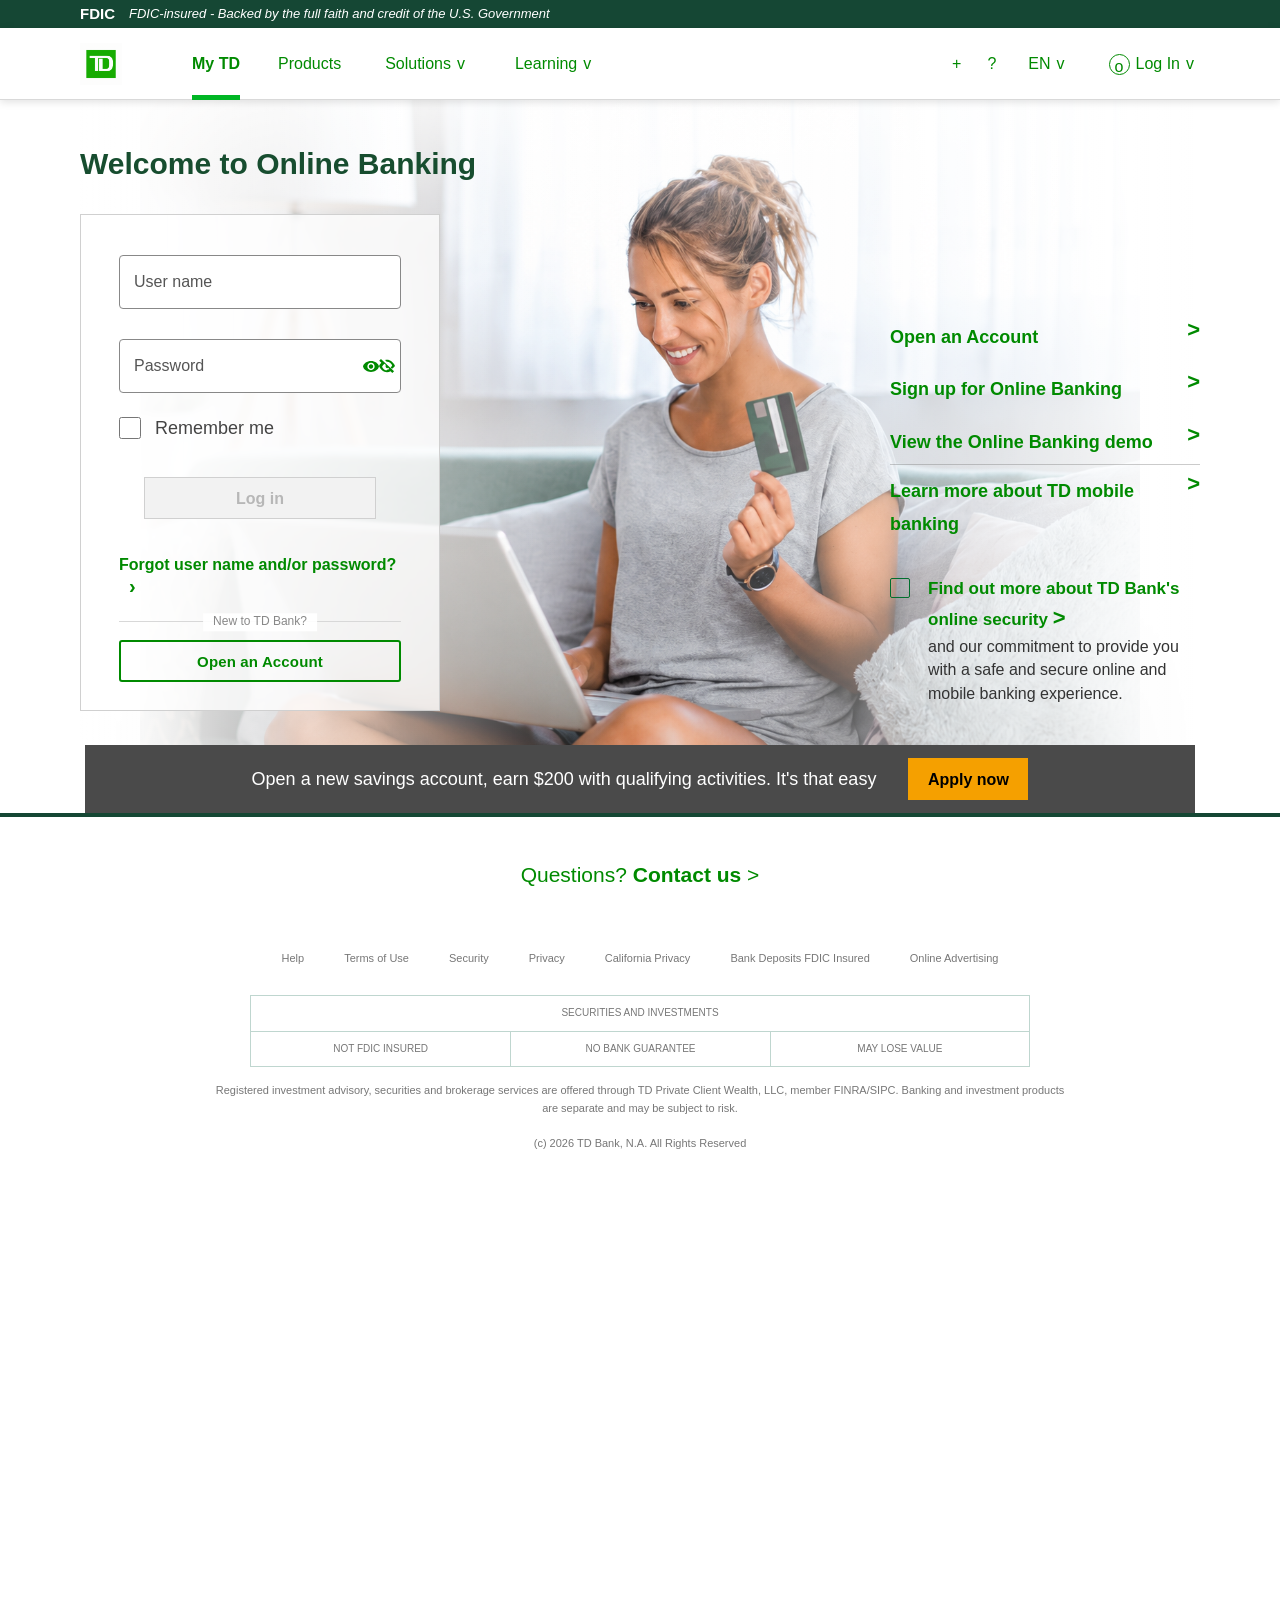
<file: index.html>
﻿<!doctype html>
<html lang="en">
  <head>
    <meta charset="utf-8">
    <meta name="viewport" content="width=device-width, initial-scale=1">
    <title>TD Bank Online Banking Visual Mockup</title>
    <link rel="icon" type="image/svg+xml" href="favicon.svg">
    <link rel="stylesheet" href="styles.css">
  </head>
  <body>
    <div class="fdic-bar">
      <div class="shell fdic-content">
        <strong>FDIC</strong>
        <span>FDIC-insured - Backed by the full faith and credit of the U.S. Government</span>
      </div>
    </div>

    <header class="site-header">
      <div class="shell header-inner">
        <a class="brand" href="index.html" aria-label="TD Bank home">
          <img class="logo" src="logo.png" alt="TD Bank">
        </a>

        <button class="hamburger" type="button" aria-label="Open menu">
          <span></span>
          <span></span>
          <span></span>
        </button>

        <nav class="main-nav" aria-label="Primary">
          <a class="active" href="index.html">My TD</a>
          <a href="product-services.html">Products</a>
          <div class="nav-menu">
            <button type="button">Solutions <span>v</span></button>
            <div class="dropdown wide-dropdown">
              <a href="#">Cross Border Banking</a>
              <a href="#">Tax Resource Center</a>
              <a href="#">Why Choose TD?</a>
              <a href="#">Retirement and Wealth Planning</a>
              <a href="#">Small Business Banking</a>
            </div>
          </div>
          <div class="nav-menu">
            <button type="button">Learning <span>v</span></button>
            <div class="dropdown learning-dropdown">
              <a href="#">Learning Center</a>
              <a href="#">Small Business Resource Center</a>
            </div>
          </div>
        </nav>

        <nav class="utility-nav" aria-label="Utility">
          <a href="#" aria-label="Locations">+</a>
          <a href="#" aria-label="Help">?</a>
          <div class="nav-menu compact">
            <button type="button">EN <span>v</span></button>
            <div class="dropdown dropdown-right language-dropdown">
              <a class="selected-language" href="#">In English <span>✓</span></a>
              <a href="#">En Español</a>
            </div>
          </div>
          <div class="nav-menu compact login-menu">
            <button type="button"><span class="user-icon">o</span> Log In <span>v</span></button>
            <div class="dropdown dropdown-right login-mega">
              <h2>Log In To Your Other Accounts</h2>
              <div class="login-mega-grid">
                <section>
                  <h3>Banking and Investing</h3>
                  <a href="#">Online Banking</a>
                  <a href="#">EasyWeb</a>
                  <a href="#">TD Wealth</a>
                  <a href="#">TD Private Client Wealth</a>
                </section>
                <section>
                  <h3>Cards</h3>
                  <a href="#">Credit Card</a>
                  <a href="#">Gift Card</a>
                  <a href="#">TD Commercial Plus Card</a>
                </section>
                <section>
                  <h3>Other</h3>
                  <a href="#">TD eTreasury</a>
                  <a href="#">TDFX</a>
                  <a href="#">TD Bank Trade</a>
                  <a href="#">Asset Based Lending</a>
                  <a href="#">TD Digital Express</a>
                </section>
              </div>
            </div>
          </div>
        </nav>
      </div>
    </header>

    <main>
      <section class="hero" aria-label="Online banking visual mockup">
        <div class="hero-bg" aria-hidden="true"></div>
        <div class="hero-scrim" aria-hidden="true"></div>
        <div class="shell hero-layout">
          <div class="login-column">
            <h1>Welcome to Online Banking</h1>
            <form class="login-card" id="login-form" aria-label="Online banking login" novalidate>
              <label for="username">
                <input type="text" id="username" placeholder="User name" autocomplete="username">
              </label>
              <label for="password">
                <div class="password-wrap">
                  <input type="password" id="password" placeholder="Password" autocomplete="current-password">
                  <button type="button" class="eye-btn" id="eye-toggle" aria-label="Show password">
                    <svg id="eye-open" width="22" height="15" viewBox="0 0 22 15" fill="#008a00" xmlns="http://www.w3.org/2000/svg"><path d="M11 0C5.5 0 .9 3.3 0 7.5.9 11.7 5.5 15 11 15s10.1-3.3 11-7.5C21.1 3.3 16.5 0 11 0zm0 12.5c-2.8 0-5-2.2-5-5s2.2-5 5-5 5 2.2 5 5-2.2 5-5 5zm0-8c-1.7 0-3 1.3-3 3s1.3 3 3 3 3-1.3 3-3-1.3-3-3-3z"/></svg>
                    <svg id="eye-closed" width="22" height="20" viewBox="0 0 22 20" fill="#008a00" xmlns="http://www.w3.org/2000/svg" hidden><path d="M2.7.3.3 2.7l2.9 2.9A13.3 13.3 0 000 10c2 5 6.5 8.5 11 8.5 1.7 0 3.4-.5 4.9-1.3l2.4 2.4 2.4-2.4L2.7.3zM11 16c-2.9 0-5.5-2-6.8-5 .8-1.8 2-3.2 3.5-4.1l1.7 1.7c-.2.5-.4 1-.4 1.5C9 11.7 9.9 13 11.2 13c.5 0 1-.2 1.4-.5l1.5 1.5c-.9.6-2 1-3.1 1zM22 10c-2-5-6.5-8.5-11-8.5-.9 0-1.8.1-2.7.4l2.3 2.3c.4-.1.5-.2.7-.2 2.9 0 5.5 2 6.8 5-.5 1.2-1.2 2.2-2 3l1.8 1.8A13.4 13.4 0 0022 10z"/></svg>
                  </button>
                </div>
              </label>
              <label class="remember">
                <input type="checkbox" id="remember">
                <span>Remember me</span>
              </label>
              <button class="login-button" type="submit" id="login-btn" disabled>Log in</button>
              <a class="forgot-link" href="#">Forgot user name and/or password? <span>›</span></a>
              <div class="open-acct-divider"></div>
              <a class="open-acct-btn" href="open-account.html">Open an Account</a>
            </form>
          </div>

          <aside class="quick-links" aria-label="Online banking links">
            <a href="open-account.html">Open an Account <span>&gt;</span></a>
            <a href="#">Sign up for Online Banking <span>&gt;</span></a>
            <a href="#">View the Online Banking demo <span>&gt;</span></a>
            <a href="#">Learn more about TD mobile banking <span>&gt;</span></a>
            <div class="security-link">
              <span class="lock"></span>
              <p><a href="#">Find out more about TD Bank's online security <span>&gt;</span></a><br>and our commitment to provide you with a safe and secure online and mobile banking experience.</p>
            </div>
          </aside>
        </div>

        <section class="promo">
          <div class="shell promo-inner">
            <p>Open a new savings account, earn $200 with qualifying activities. It's that easy</p>
            <a href="open-account.html">Apply now</a>
          </div>
        </section>
      </section>

      <section class="contact-cta">
        <a href="#">Questions? <strong>Contact us</strong> &gt;</a>
      </section>
    </main>

    <footer class="footer">
      <nav class="footer-links" aria-label="Footer">
        <a href="#">Help</a>
        <a href="#">Terms of Use</a>
        <a href="#">Security</a>
        <a href="#">Privacy</a>
        <a href="#">California Privacy</a>
        <a href="#">Bank Deposits FDIC Insured</a>
        <a href="#">Online Advertising</a>
      </nav>

      <div class="disclosure" role="table" aria-label="Investment disclosure">
        <div class="disclosure-title" role="row">SECURITIES AND INVESTMENTS</div>
        <div class="disclosure-row" role="row">
          <div role="cell">Not FDIC Insured</div>
          <div role="cell">No Bank Guarantee</div>
          <div role="cell">May Lose Value</div>
        </div>
      </div>

      <p class="legal">Registered investment advisory, securities and brokerage services are offered through TD Private Client Wealth, LLC, member FINRA/SIPC. Banking and investment products are separate and may be subject to risk.</p>
      <p class="copyright">(c) 2026 TD Bank, N.A. All Rights Reserved</p>
    </footer>
    <div class="bottom-space" aria-hidden="true"></div>
    <div class="nav-overlay" id="nav-overlay"></div>

    <script>
    (function () {
      /* ── hamburger mobile nav ── */
      var hamburger = document.querySelector('.hamburger');
      var overlay   = document.getElementById('nav-overlay');
      function closeNav() { document.body.classList.remove('mobile-nav-open'); }
      hamburger.addEventListener('click', function () {
        document.body.classList.toggle('mobile-nav-open');
      });
      overlay.addEventListener('click', closeNav);


      var form      = document.getElementById('login-form');
      var userEl    = document.getElementById('username');
      var passEl    = document.getElementById('password');
      var eyeBtn    = document.getElementById('eye-toggle');
      var eyeOpen   = document.getElementById('eye-open');
      var eyeClosed = document.getElementById('eye-closed');
      var loginBtn  = document.getElementById('login-btn');

      function syncButton() {
        loginBtn.disabled = !(userEl.value.trim() && passEl.value);
      }

      userEl.addEventListener('input', syncButton);
      passEl.addEventListener('input', syncButton);

      eyeBtn.addEventListener('click', function () {
        var show = passEl.type === 'password';
        passEl.type = show ? 'text' : 'password';
        eyeOpen.hidden = show;
        eyeClosed.hidden = !show;
        eyeBtn.setAttribute('aria-label', show ? 'Hide password' : 'Show password');
      });

      form.addEventListener('submit', function (e) {
        e.preventDefault();
        if (!userEl.value.trim()) return;
        loginBtn.textContent = 'Signing in…';
        loginBtn.disabled = true;
        setTimeout(function () {
          window.location.href = 'dashboard.html';
        }, 1200);
      });
    })();
    </script>
  </body>
</html>
</file>
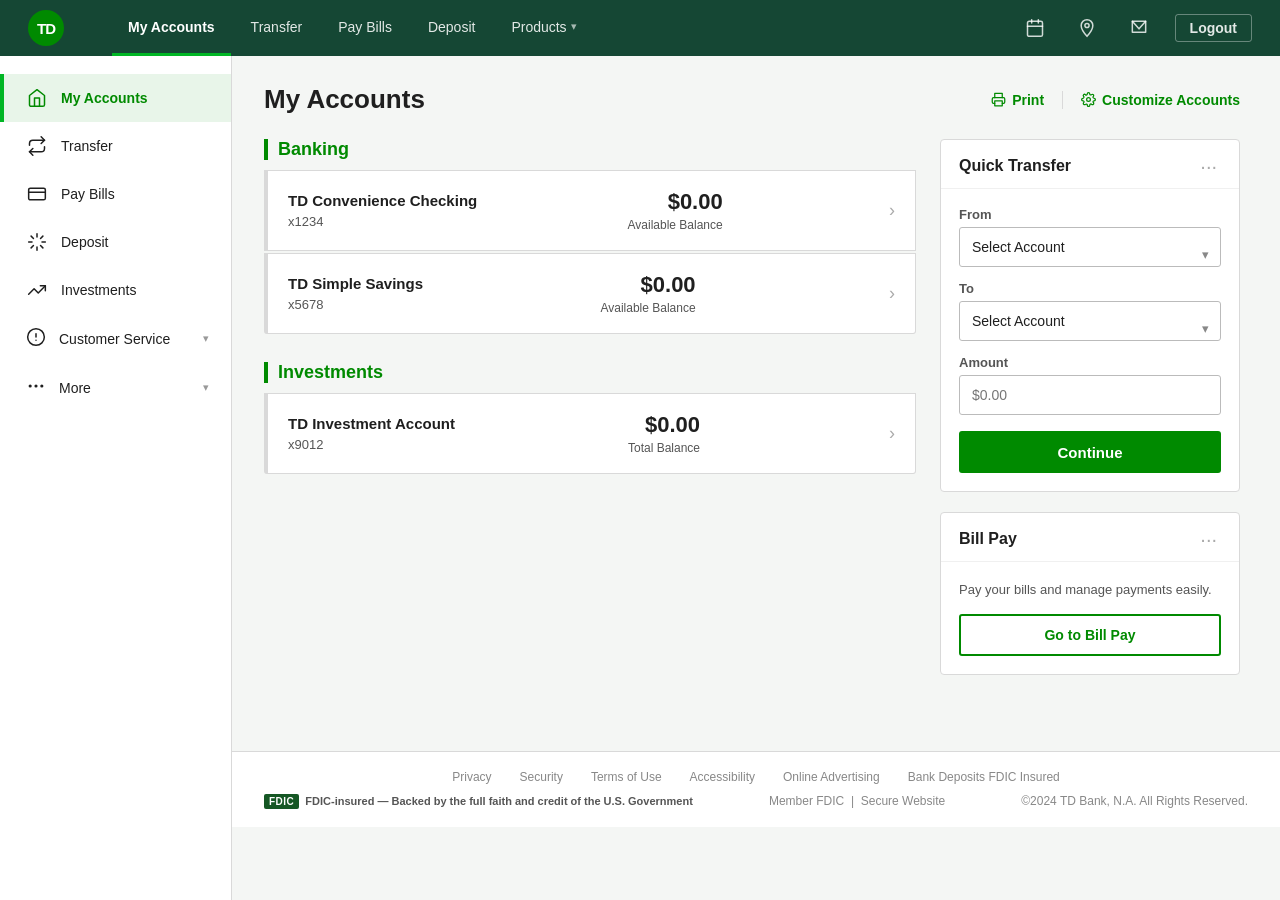
<file: dashboard.html>
<!doctype html>
<html lang="en">
  <head>
    <meta charset="utf-8">
    <meta name="viewport" content="width=device-width, initial-scale=1">
    <title>TD Bank – My Accounts</title>
    <link rel="icon" type="image/svg+xml" href="favicon.svg">
    <style>
      :root {
        --green:       #008a00;
        --dark-green:  #154734;
        --active-green:#00b624;
        --blue-link:   #008a00;
        --border:      #d9d9d9;
        --text:        #1f1f1f;
        --muted:       #555555;
        --bg:          #f4f6f4;
        --white:       #ffffff;
        --sidebar-w:   232px;
      }
      * { box-sizing: border-box; margin: 0; padding: 0; }
      body {
        font-family: Arial, "Helvetica Neue", Helvetica, sans-serif;
        font-size: 15px;
        color: var(--text);
        background: var(--bg);
        min-height: 100vh;
      }
      a { text-decoration: none; color: inherit; }
      button { font: inherit; cursor: pointer; }

      /* ── TOP NAV ── */
      .top-nav {
        position: sticky;
        top: 0;
        z-index: 100;
        display: flex;
        align-items: center;
        height: 56px;
        background: var(--dark-green);
        padding: 0 28px;
        gap: 32px;
      }
      .top-nav .brand {
        display: flex;
        align-items: center;
        gap: 10px;
        margin-right: 16px;
      }
      .top-nav .td-logo {
        width: 36px;
        height: 36px;
        background: #008a00;
        border-radius: 50%;
        display: flex;
        align-items: center;
        justify-content: center;
        font-size: 15px;
        font-weight: 900;
        color: #fff;
        letter-spacing: -1px;
        flex-shrink: 0;
      }
      .top-nav-links {
        display: flex;
        align-items: center;
        gap: 4px;
        flex: 1;
      }
      .top-nav-links a {
        display: flex;
        align-items: center;
        height: 56px;
        padding: 0 16px;
        color: rgba(255,255,255,0.88);
        font-size: 14px;
        font-weight: 500;
        border-bottom: 3px solid transparent;
        transition: color 0.15s;
        white-space: nowrap;
      }
      .top-nav-links a.active {
        color: #fff;
        font-weight: 700;
        border-bottom-color: var(--active-green);
      }
      .top-nav-links a:hover { color: #fff; }

      /* Products dropdown */
      .top-nav-links .nav-dropdown { position: relative; }
      .top-nav-links .nav-dropdown > a {
        display: flex;
        align-items: center;
        gap: 4px;
      }
      .top-nav-links .nav-dropdown > a::after {
        content: "▾";
        font-size: 11px;
        opacity: 0.7;
      }
      .top-nav-links .nav-dropdown .drop-menu {
        display: none;
        position: absolute;
        top: 56px;
        left: 0;
        min-width: 180px;
        background: #fff;
        border: 1px solid var(--border);
        box-shadow: 0 4px 16px rgba(0,0,0,0.14);
        z-index: 200;
      }
      .top-nav-links .nav-dropdown:hover .drop-menu { display: block; }
      .top-nav-links .nav-dropdown .drop-menu a {
        display: block;
        height: auto;
        padding: 11px 18px;
        color: var(--text);
        font-size: 14px;
        border-bottom: none;
      }
      .top-nav-links .nav-dropdown .drop-menu a:hover {
        background: #f0f0f0;
        color: var(--green);
      }

      .top-nav-right {
        display: flex;
        align-items: center;
        gap: 20px;
        margin-left: auto;
      }
      .top-nav-right .icon-btn {
        display: flex;
        align-items: center;
        justify-content: center;
        width: 32px;
        height: 32px;
        color: rgba(255,255,255,0.8);
        background: transparent;
        border: none;
        border-radius: 4px;
        font-size: 18px;
      }
      .top-nav-right .icon-btn:hover { color: #fff; background: rgba(255,255,255,0.12); }
      .top-nav-right .logout-btn {
        color: rgba(255,255,255,0.88);
        font-size: 14px;
        font-weight: 600;
        background: transparent;
        border: 1px solid rgba(255,255,255,0.35);
        padding: 5px 14px;
        border-radius: 3px;
        transition: background 0.15s;
      }
      .top-nav-right .logout-btn:hover { background: rgba(255,255,255,0.14); }

      /* ── LAYOUT ── */
      .layout {
        display: grid;
        grid-template-columns: var(--sidebar-w) 1fr;
        min-height: calc(100vh - 56px);
      }

      /* ── SIDEBAR ── */
      .sidebar {
        background: var(--white);
        border-right: 1px solid var(--border);
        padding: 18px 0;
      }
      .sidebar-item {
        display: flex;
        align-items: center;
        gap: 13px;
        padding: 13px 22px;
        color: var(--text);
        font-size: 14px;
        font-weight: 500;
        cursor: pointer;
        border-left: 4px solid transparent;
        transition: background 0.12s;
      }
      .sidebar-item:hover { background: #f0f7f0; color: var(--green); }
      .sidebar-item.active {
        color: var(--green);
        background: #e8f5e9;
        border-left-color: var(--active-green);
        font-weight: 700;
      }
      .sidebar-item .s-icon {
        width: 22px;
        height: 22px;
        display: flex;
        align-items: center;
        justify-content: center;
        flex-shrink: 0;
      }
      .sidebar-item .s-icon svg { width: 20px; height: 20px; }
      .sidebar-expand {
        display: flex;
        align-items: center;
        gap: 13px;
        padding: 13px 22px;
        color: var(--text);
        font-size: 14px;
        font-weight: 500;
        cursor: pointer;
        border-left: 4px solid transparent;
        background: transparent;
        border-top: none;
        border-right: none;
        border-bottom: none;
        width: 100%;
        text-align: left;
        transition: background 0.12s;
      }
      .sidebar-expand:hover { background: #f0f7f0; color: var(--green); }
      .sidebar-expand .chevron {
        margin-left: auto;
        font-size: 11px;
        color: #999;
        transition: transform 0.2s;
      }
      .sidebar-expand.open .chevron { transform: rotate(180deg); }

      /* ── MAIN CONTENT ── */
      .main {
        padding: 28px 32px;
        max-width: 1040px;
      }
      .main-header {
        display: flex;
        align-items: center;
        justify-content: space-between;
        margin-bottom: 24px;
      }
      .main-header h1 {
        font-size: 26px;
        font-weight: 700;
        color: var(--text);
      }
      .main-header-actions {
        display: flex;
        align-items: center;
        gap: 18px;
      }
      .main-header-actions a {
        display: flex;
        align-items: center;
        gap: 6px;
        color: var(--green);
        font-size: 14px;
        font-weight: 600;
      }
      .main-header-actions .divider {
        width: 1px;
        height: 18px;
        background: var(--border);
      }

      /* ── CONTENT GRID ── */
      .content-grid {
        display: grid;
        grid-template-columns: 1fr 300px;
        gap: 24px;
        align-items: start;
      }

      /* ── ACCOUNT SECTIONS ── */
      .section-label {
        font-size: 18px;
        font-weight: 700;
        color: var(--green);
        margin-bottom: 10px;
        padding-left: 4px;
        border-left: 4px solid var(--green);
        padding-left: 10px;
      }
      .accounts-group { margin-bottom: 28px; }
      .account-card {
        display: flex;
        align-items: center;
        justify-content: space-between;
        background: var(--white);
        border: 1px solid var(--border);
        border-left: 4px solid var(--border);
        padding: 18px 20px;
        margin-bottom: 2px;
        transition: border-left-color 0.15s, box-shadow 0.15s;
        cursor: pointer;
      }
      .account-card:first-of-type { border-top-left-radius: 3px; border-top-right-radius: 3px; }
      .account-card:last-of-type { border-bottom-left-radius: 3px; border-bottom-right-radius: 3px; margin-bottom: 0; }
      .account-card:hover {
        border-left-color: var(--green);
        box-shadow: 0 2px 8px rgba(0,0,0,0.08);
      }
      .account-info h3 {
        font-size: 15px;
        font-weight: 700;
        color: var(--text);
        margin-bottom: 3px;
      }
      .account-info span {
        font-size: 13px;
        color: var(--muted);
      }
      .account-balance { text-align: right; }
      .account-balance .amount {
        font-size: 22px;
        font-weight: 700;
        color: var(--text);
        display: block;
      }
      .account-balance .bal-label {
        font-size: 12px;
        color: var(--muted);
      }
      .account-arrow {
        color: #aaa;
        font-size: 18px;
        margin-left: 16px;
        flex-shrink: 0;
      }

      /* ── RIGHT PANEL WIDGETS ── */
      .right-panel { display: flex; flex-direction: column; gap: 20px; }
      .widget {
        background: var(--white);
        border: 1px solid var(--border);
        border-radius: 4px;
        overflow: hidden;
      }
      .widget-header {
        display: flex;
        align-items: center;
        justify-content: space-between;
        padding: 16px 18px 12px;
        border-bottom: 1px solid #f0f0f0;
      }
      .widget-header h2 {
        font-size: 16px;
        font-weight: 700;
        color: var(--text);
      }
      .widget-header .more-btn {
        background: transparent;
        border: none;
        color: #aaa;
        font-size: 20px;
        padding: 0 4px;
        line-height: 1;
      }
      .widget-body { padding: 18px; }
      .widget-body label {
        display: block;
        font-size: 13px;
        color: var(--muted);
        margin-bottom: 5px;
        font-weight: 600;
      }
      .widget-select, .widget-input {
        width: 100%;
        height: 40px;
        padding: 0 12px;
        border: 1px solid #bbb;
        border-radius: 3px;
        font-size: 14px;
        color: var(--text);
        background: var(--white);
        margin-bottom: 14px;
        appearance: none;
        -webkit-appearance: none;
      }
      .widget-select-wrap { position: relative; }
      .widget-select-wrap::after {
        content: "▾";
        position: absolute;
        right: 12px;
        top: 50%;
        transform: translateY(-50%);
        color: #888;
        font-size: 13px;
        pointer-events: none;
      }
      .widget-select-wrap .widget-select { padding-right: 28px; margin-bottom: 14px; }
      .widget-input { margin-bottom: 16px; color: #aaa; }
      .widget-btn {
        display: block;
        width: 100%;
        height: 42px;
        background: var(--green);
        color: #fff;
        font-size: 15px;
        font-weight: 700;
        border: none;
        border-radius: 3px;
        cursor: pointer;
        transition: background 0.15s;
      }
      .widget-btn:hover { background: #006f00; }
      .widget-body p {
        font-size: 13px;
        color: var(--muted);
        line-height: 1.5;
        margin-bottom: 14px;
      }
      .widget-outline-btn {
        display: block;
        width: 100%;
        height: 42px;
        background: transparent;
        color: var(--green);
        font-size: 14px;
        font-weight: 700;
        border: 2px solid var(--green);
        border-radius: 3px;
        cursor: pointer;
        text-align: center;
        line-height: 38px;
        transition: background 0.15s, color 0.15s;
      }
      .widget-outline-btn:hover { background: var(--green); color: #fff; }

      /* ── FOOTER ── */
      .dash-footer {
        background: var(--white);
        border-top: 1px solid var(--border);
        padding: 18px 32px;
        margin-top: 48px;
      }
      .dash-footer-links {
        display: flex;
        flex-wrap: wrap;
        justify-content: center;
        gap: 8px 28px;
        margin-bottom: 10px;
        font-size: 12px;
        color: #888;
      }
      .dash-footer-links a:hover { color: var(--green); }
      .dash-footer-bottom {
        display: flex;
        align-items: center;
        justify-content: space-between;
        font-size: 12px;
        color: #888;
        flex-wrap: wrap;
        gap: 6px;
      }
      .fdic-badge {
        display: flex;
        align-items: center;
        gap: 6px;
        font-weight: 600;
        font-size: 11px;
        color: #555;
      }
      .fdic-badge .fdic-box {
        background: #155724;
        color: #fff;
        font-size: 10px;
        font-weight: 900;
        padding: 2px 5px;
        border-radius: 2px;
        letter-spacing: 0.05em;
      }

      /* ── TABLET (≤ 860px) ── */
      @media (max-width: 860px) {
        :root { --sidebar-w: 190px; }
        .top-nav { padding: 0 16px; gap: 16px; }
        .top-nav-links a { padding: 0 10px; font-size: 13px; }
        .top-nav-right .logout-btn { padding: 5px 10px; font-size: 13px; }
        .main { padding: 20px 20px; }
        .content-grid { grid-template-columns: 1fr; }
        .right-panel { flex-direction: row; flex-wrap: wrap; gap: 16px; }
        .widget { flex: 1 1 280px; }
        .account-balance .amount { font-size: 18px; }
        .section-label { font-size: 16px; }
        .main-header h1 { font-size: 22px; }
        .main-header-actions a { font-size: 13px; }
        .dash-footer { padding: 16px 20px; }
      }

      /* ── MOBILE (≤ 600px) ── */
      @media (max-width: 600px) {
        /* Top nav: hide text links, keep icons + logout */
        .top-nav { height: 50px; padding: 0 12px; gap: 8px; }
        .top-nav-links { display: none; }
        .top-nav-right { gap: 10px; }
        .top-nav-right .icon-btn { width: 28px; height: 28px; font-size: 16px; }
        .top-nav-right .logout-btn { padding: 4px 10px; font-size: 13px; }

        /* Collapse sidebar into top tab bar */
        .layout { grid-template-columns: 1fr; }
        .sidebar {
          border-right: none;
          border-bottom: 1px solid var(--border);
          padding: 0;
          display: flex;
          overflow-x: auto;
          -webkit-overflow-scrolling: touch;
          scrollbar-width: none;
        }
        .sidebar::-webkit-scrollbar { display: none; }
        .sidebar-item,
        .sidebar-expand {
          flex-direction: column;
          gap: 4px;
          padding: 10px 14px;
          font-size: 11px;
          border-left: none;
          border-bottom: 3px solid transparent;
          white-space: nowrap;
          min-width: 72px;
          text-align: center;
          justify-content: center;
        }
        .sidebar-item .s-icon,
        .sidebar-expand .s-icon { margin: 0 auto; }
        .sidebar-item.active {
          background: transparent;
          border-left: none;
          border-bottom-color: var(--active-green);
        }
        .sidebar-expand .chevron { display: none; }

        /* Main content */
        .main { padding: 16px 14px; }
        .main-header { flex-wrap: wrap; gap: 10px; }
        .main-header h1 { font-size: 20px; }
        .main-header-actions { gap: 12px; }
        .main-header-actions a { font-size: 12px; }
        .main-header-actions .divider { display: none; }

        .content-grid { grid-template-columns: 1fr; gap: 16px; }

        .account-card { padding: 14px 14px; }
        .account-info h3 { font-size: 14px; }
        .account-balance .amount { font-size: 17px; }
        .account-balance .bal-label { font-size: 11px; }
        .section-label { font-size: 15px; margin-bottom: 8px; }
        .accounts-group { margin-bottom: 20px; }

        .right-panel { flex-direction: column; gap: 14px; }
        .widget { flex: unset; width: 100%; }

        .dash-footer { padding: 14px; }
        .dash-footer-links { gap: 8px 14px; font-size: 11px; }
        .dash-footer-bottom { flex-direction: column; align-items: flex-start; gap: 4px; font-size: 11px; }
        .fdic-badge { font-size: 10px; }
      }
    </style>
  </head>
  <body>

    <!-- TOP NAV -->
    <nav class="top-nav" aria-label="Primary">
      <div class="brand">
        <div class="td-logo">TD</div>
      </div>
      <div class="top-nav-links">
        <a href="dashboard.html" class="active">My Accounts</a>
        <a href="#">Transfer</a>
        <a href="#">Pay Bills</a>
        <a href="#">Deposit</a>
        <div class="nav-dropdown">
          <a href="#">Products</a>
          <div class="drop-menu">
            <a href="#">Checking</a>
            <a href="#">Savings</a>
            <a href="#">Credit Cards</a>
            <a href="#">Mortgages</a>
            <a href="#">Investments</a>
          </div>
        </div>
      </div>
      <div class="top-nav-right">
        <!-- Calendar icon -->
        <button class="icon-btn" aria-label="Alerts" title="Alerts">
          <svg viewBox="0 0 24 24" fill="none" stroke="currentColor" stroke-width="1.8" stroke-linecap="round" stroke-linejoin="round" width="20" height="20"><rect x="3" y="4" width="18" height="18" rx="2"/><line x1="16" y1="2" x2="16" y2="6"/><line x1="8" y1="2" x2="8" y2="6"/><line x1="3" y1="10" x2="21" y2="10"/></svg>
        </button>
        <!-- Location icon -->
        <button class="icon-btn" aria-label="Find a location" title="Find a location">
          <svg viewBox="0 0 24 24" fill="none" stroke="currentColor" stroke-width="1.8" stroke-linecap="round" stroke-linejoin="round" width="20" height="20"><path d="M12 2C8.13 2 5 5.13 5 9c0 5.25 7 13 7 13s7-7.75 7-13c0-3.87-3.13-7-7-7z"/><circle cx="12" cy="9" r="2.5"/></svg>
        </button>
        <!-- Message icon -->
        <button class="icon-btn" aria-label="Messages" title="Messages">
          <svg viewBox="0 0 24 24" fill="none" stroke="currentColor" stroke-width="1.8" stroke-linecap="round" stroke-linejoin="round" width="20" height="20"><path d="M4 4h16v13H4z"/><polyline points="4,4 12,13 20,4"/></svg>
        </button>
        <button class="logout-btn" onclick="window.location.href='index.html'">Logout</button>
      </div>
    </nav>

    <!-- LAYOUT -->
    <div class="layout">

      <!-- SIDEBAR -->
      <aside class="sidebar" aria-label="Account navigation">
        <div class="sidebar-item active">
          <span class="s-icon">
            <svg viewBox="0 0 24 24" fill="none" stroke="currentColor" stroke-width="1.8" stroke-linecap="round" stroke-linejoin="round"><path d="M3 9l9-7 9 7v11a2 2 0 0 1-2 2H5a2 2 0 0 1-2-2z"/><polyline points="9 22 9 12 15 12 15 22"/></svg>
          </span>
          My Accounts
        </div>
        <div class="sidebar-item">
          <span class="s-icon">
            <svg viewBox="0 0 24 24" fill="none" stroke="currentColor" stroke-width="1.8" stroke-linecap="round" stroke-linejoin="round"><polyline points="17 1 21 5 17 9"/><path d="M3 11V9a4 4 0 0 1 4-4h14"/><polyline points="7 23 3 19 7 15"/><path d="M21 13v2a4 4 0 0 1-4 4H3"/></svg>
          </span>
          Transfer
        </div>
        <div class="sidebar-item">
          <span class="s-icon">
            <svg viewBox="0 0 24 24" fill="none" stroke="currentColor" stroke-width="1.8" stroke-linecap="round" stroke-linejoin="round"><rect x="2" y="5" width="20" height="14" rx="2"/><line x1="2" y1="10" x2="22" y2="10"/></svg>
          </span>
          Pay Bills
        </div>
        <div class="sidebar-item">
          <span class="s-icon">
            <svg viewBox="0 0 24 24" fill="none" stroke="currentColor" stroke-width="1.8" stroke-linecap="round" stroke-linejoin="round"><path d="M12 2v4m0 12v4M4.93 4.93l2.83 2.83m8.48 8.48 2.83 2.83M2 12h4m12 0h4M4.93 19.07l2.83-2.83m8.48-8.48 2.83-2.83"/></svg>
          </span>
          Deposit
        </div>
        <div class="sidebar-item">
          <span class="s-icon">
            <svg viewBox="0 0 24 24" fill="none" stroke="currentColor" stroke-width="1.8" stroke-linecap="round" stroke-linejoin="round"><polyline points="22 7 13.5 15.5 8.5 10.5 2 17"/><polyline points="16 7 22 7 22 13"/></svg>
          </span>
          Investments
        </div>
        <button class="sidebar-expand" onclick="this.classList.toggle('open')" aria-expanded="false">
          <span class="s-icon">
            <svg viewBox="0 0 24 24" fill="none" stroke="currentColor" stroke-width="1.8" stroke-linecap="round" stroke-linejoin="round" width="20" height="20"><circle cx="12" cy="12" r="10"/><path d="M12 8v4m0 4h.01"/></svg>
          </span>
          Customer Service
          <span class="chevron">▾</span>
        </button>
        <button class="sidebar-expand" onclick="this.classList.toggle('open')" aria-expanded="false">
          <span class="s-icon">
            <svg viewBox="0 0 24 24" fill="none" stroke="currentColor" stroke-width="1.8" stroke-linecap="round" stroke-linejoin="round" width="20" height="20"><circle cx="12" cy="12" r="1"/><circle cx="19" cy="12" r="1"/><circle cx="5" cy="12" r="1"/></svg>
          </span>
          More
          <span class="chevron">▾</span>
        </button>
      </aside>

      <!-- MAIN -->
      <div>
        <main class="main" id="main-content">
          <div class="main-header">
            <h1>My Accounts</h1>
            <div class="main-header-actions">
              <a href="#">
                <svg width="15" height="15" viewBox="0 0 24 24" fill="none" stroke="currentColor" stroke-width="2" stroke-linecap="round" stroke-linejoin="round"><polyline points="6 9 6 2 18 2 18 9"/><path d="M6 18H4a2 2 0 0 1-2-2v-5a2 2 0 0 1 2-2h16a2 2 0 0 1 2 2v5a2 2 0 0 1-2 2h-2"/><rect x="6" y="14" width="12" height="8"/></svg>
                Print
              </a>
              <div class="divider"></div>
              <a href="#">
                <svg width="15" height="15" viewBox="0 0 24 24" fill="none" stroke="currentColor" stroke-width="2" stroke-linecap="round" stroke-linejoin="round"><circle cx="12" cy="12" r="3"/><path d="M19.4 15a1.65 1.65 0 0 0 .33 1.82l.06.06a2 2 0 1 1-2.83 2.83l-.06-.06a1.65 1.65 0 0 0-1.82-.33 1.65 1.65 0 0 0-1 1.51V21a2 2 0 1 1-4 0v-.09A1.65 1.65 0 0 0 9 19.4a1.65 1.65 0 0 0-1.82.33l-.06.06a2 2 0 1 1-2.83-2.83l.06-.06A1.65 1.65 0 0 0 4.68 15a1.65 1.65 0 0 0-1.51-1H3a2 2 0 1 1 0-4h.09A1.65 1.65 0 0 0 4.6 9a1.65 1.65 0 0 0-.33-1.82l-.06-.06a2 2 0 1 1 2.83-2.83l.06.06A1.65 1.65 0 0 0 9 4.68a1.65 1.65 0 0 0 1-1.51V3a2 2 0 1 1 4 0v.09a1.65 1.65 0 0 0 1 1.51 1.65 1.65 0 0 0 1.82-.33l.06-.06a2 2 0 1 1 2.83 2.83l-.06.06A1.65 1.65 0 0 0 19.4 9a1.65 1.65 0 0 0 1.51 1H21a2 2 0 1 1 0 4h-.09a1.65 1.65 0 0 0-1.51 1z"/></svg>
                Customize Accounts
              </a>
            </div>
          </div>

          <div class="content-grid">
            <!-- LEFT: accounts -->
            <div>
              <!-- Banking -->
              <div class="accounts-group">
                <div class="section-label">Banking</div>
                <div class="account-card" onclick="void(0)" role="button" tabindex="0">
                  <div class="account-info">
                    <h3>TD Convenience Checking</h3>
                    <span>x1234</span>
                  </div>
                  <div class="account-balance">
                    <span class="amount">$0.00</span>
                    <span class="bal-label">Available Balance</span>
                  </div>
                  <span class="account-arrow" aria-hidden="true">›</span>
                </div>
                <div class="account-card" onclick="void(0)" role="button" tabindex="0">
                  <div class="account-info">
                    <h3>TD Simple Savings</h3>
                    <span>x5678</span>
                  </div>
                  <div class="account-balance">
                    <span class="amount">$0.00</span>
                    <span class="bal-label">Available Balance</span>
                  </div>
                  <span class="account-arrow" aria-hidden="true">›</span>
                </div>
              </div>

              <!-- Investments -->
              <div class="accounts-group">
                <div class="section-label">Investments</div>
                <div class="account-card" onclick="void(0)" role="button" tabindex="0">
                  <div class="account-info">
                    <h3>TD Investment Account</h3>
                    <span>x9012</span>
                  </div>
                  <div class="account-balance">
                    <span class="amount">$0.00</span>
                    <span class="bal-label">Total Balance</span>
                  </div>
                  <span class="account-arrow" aria-hidden="true">›</span>
                </div>
              </div>
            </div>

            <!-- RIGHT: widgets -->
            <div class="right-panel">
              <!-- Quick Transfer -->
              <div class="widget">
                <div class="widget-header">
                  <h2>Quick Transfer</h2>
                  <button class="more-btn" aria-label="More options">···</button>
                </div>
                <div class="widget-body">
                  <label for="qt-from">From</label>
                  <div class="widget-select-wrap">
                    <select class="widget-select" id="qt-from">
                      <option value="">Select Account</option>
                      <option>TD Convenience Checking x1234</option>
                      <option>TD Simple Savings x5678</option>
                    </select>
                  </div>
                  <label for="qt-to">To</label>
                  <div class="widget-select-wrap">
                    <select class="widget-select" id="qt-to">
                      <option value="">Select Account</option>
                      <option>TD Simple Savings x5678</option>
                      <option>TD Convenience Checking x1234</option>
                    </select>
                  </div>
                  <label for="qt-amount">Amount</label>
                  <input class="widget-input" id="qt-amount" type="text" placeholder="$0.00">
                  <button class="widget-btn">Continue</button>
                </div>
              </div>

              <!-- Bill Pay -->
              <div class="widget">
                <div class="widget-header">
                  <h2>Bill Pay</h2>
                  <button class="more-btn" aria-label="More options">···</button>
                </div>
                <div class="widget-body">
                  <p>Pay your bills and manage payments easily.</p>
                  <a class="widget-outline-btn" href="#">Go to Bill Pay</a>
                </div>
              </div>
            </div>
          </div>
        </main>

        <!-- FOOTER -->
        <footer class="dash-footer">
          <nav class="dash-footer-links" aria-label="Footer">
            <a href="#">Privacy</a>
            <a href="#">Security</a>
            <a href="#">Terms of Use</a>
            <a href="#">Accessibility</a>
            <a href="#">Online Advertising</a>
            <a href="#">Bank Deposits FDIC Insured</a>
          </nav>
          <div class="dash-footer-bottom">
            <div class="fdic-badge">
              <span class="fdic-box">FDIC</span>
              FDIC-insured — Backed by the full faith and credit of the U.S. Government
            </div>
            <span>Member FDIC &nbsp;|&nbsp; Secure Website</span>
            <span>&copy;2024 TD Bank, N.A. All Rights Reserved.</span>
          </div>
        </footer>
      </div>
    </div>

  </body>
</html>
</file>
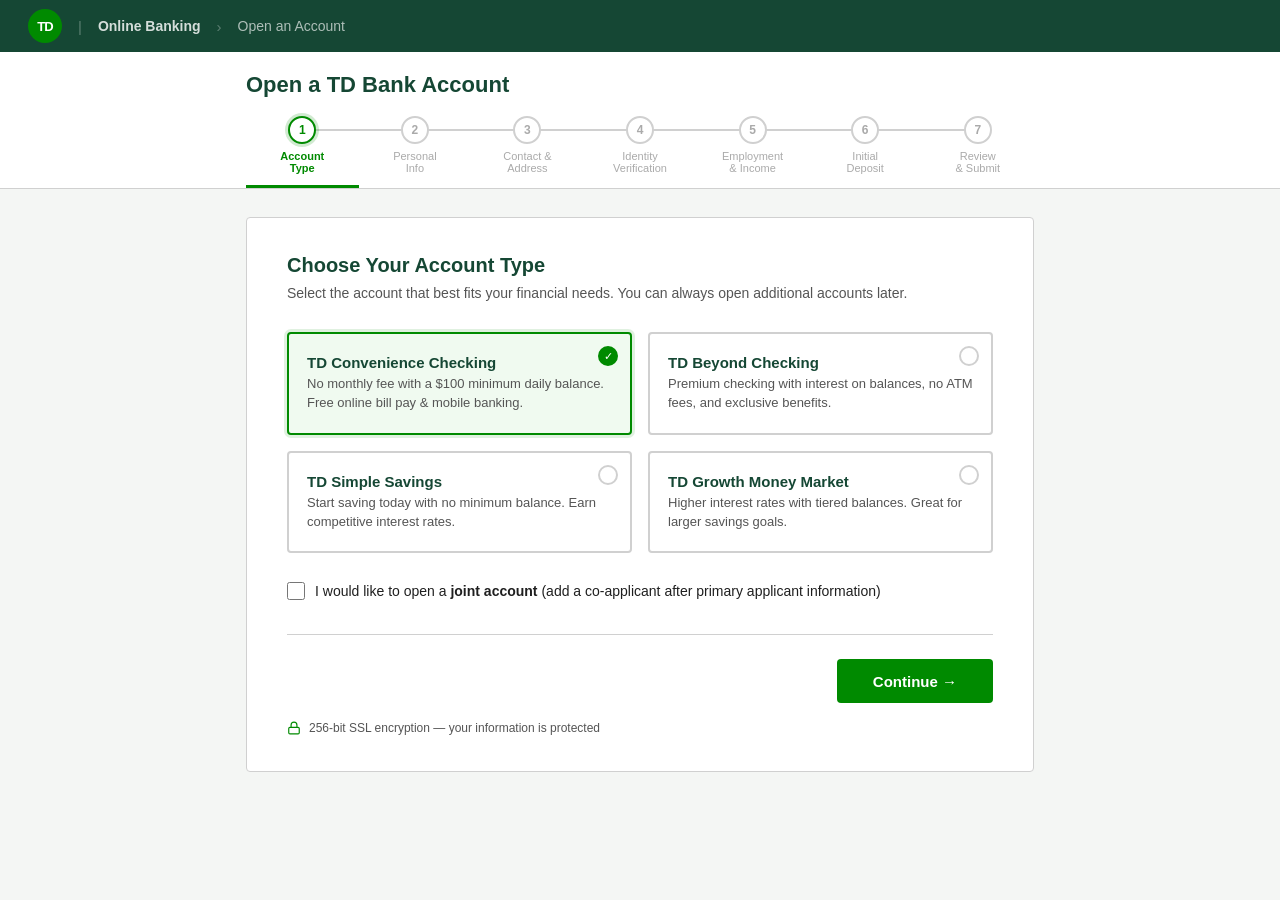
<file: open-account.html>
<!doctype html>
<html lang="en">
  <head>
    <meta charset="utf-8">
    <meta name="viewport" content="width=device-width, initial-scale=1">
    <title>Open an Account – TD Bank</title>
    <link rel="icon" type="image/svg+xml" href="favicon.svg">
    <style>
      :root {
        --green:      #008a00;
        --dark-green: #154734;
        --active:     #00b624;
        --border:     #d0d0d0;
        --text:       #1f1f1f;
        --muted:      #555;
        --error:      #c00000;
        --bg:         #f4f6f4;
        --white:      #fff;
        --radius:     4px;
      }
      *, *::before, *::after { box-sizing: border-box; margin: 0; padding: 0; }
      body {
        font-family: Arial, "Helvetica Neue", Helvetica, sans-serif;
        font-size: 15px;
        color: var(--text);
        background: var(--bg);
        min-height: 100vh;
      }
      a { color: var(--green); text-decoration: none; }
      a:hover { text-decoration: underline; }
      button { font: inherit; cursor: pointer; }
      input, select, textarea { font: inherit; }

      /* ── NAV ── */
      .top-bar {
        background: var(--dark-green);
        height: 52px;
        display: flex;
        align-items: center;
        padding: 0 28px;
        gap: 16px;
      }
      .top-bar .td-logo {
        width: 34px; height: 34px;
        background: var(--green);
        border-radius: 50%;
        display: flex; align-items: center; justify-content: center;
        font-size: 13px; font-weight: 900; color: #fff;
        letter-spacing: -1px; flex-shrink: 0;
        text-decoration: none;
      }
      .top-bar a.home-link {
        color: rgba(255,255,255,0.82);
        font-size: 14px;
        font-weight: 600;
      }
      .top-bar a.home-link:hover { color: #fff; text-decoration: none; }
      .top-bar .sep { color: rgba(255,255,255,0.3); }

      /* ── SHELL ── */
      .shell { width: min(100%, 820px); margin: 0 auto; padding: 0 16px; }

      /* ── PROGRESS BAR ── */
      .progress-wrap {
        background: var(--white);
        border-bottom: 1px solid var(--border);
        padding: 20px 0 0;
      }
      .progress-shell { width: min(100%, 820px); margin: 0 auto; padding: 0 16px; }
      .progress-heading {
        font-size: 22px;
        font-weight: 700;
        color: var(--dark-green);
        margin-bottom: 18px;
      }
      .steps {
        display: flex;
        align-items: flex-end;
        gap: 0;
        position: relative;
      }
      .step {
        flex: 1;
        display: flex;
        flex-direction: column;
        align-items: center;
        gap: 6px;
        position: relative;
        padding-bottom: 14px;
      }
      .step::before {
        content: "";
        position: absolute;
        top: 13px;
        left: calc(-50%);
        right: calc(50%);
        height: 2px;
        background: var(--border);
        z-index: 0;
      }
      .step:first-child::before { display: none; }
      .step.done::before, .step.active::before { background: var(--green); }
      .step-dot {
        width: 28px; height: 28px;
        border-radius: 50%;
        border: 2px solid var(--border);
        background: var(--white);
        display: flex; align-items: center; justify-content: center;
        font-size: 12px; font-weight: 700; color: #aaa;
        position: relative; z-index: 1;
        transition: all 0.2s;
      }
      .step.done .step-dot {
        background: var(--green); border-color: var(--green); color: #fff;
      }
      .step.active .step-dot {
        background: var(--white); border-color: var(--green); color: var(--green);
        box-shadow: 0 0 0 3px rgba(0,138,0,0.18);
      }
      .step-label {
        font-size: 11px;
        color: #aaa;
        text-align: center;
        font-weight: 500;
        white-space: nowrap;
      }
      .step.active .step-label { color: var(--green); font-weight: 700; }
      .step.done .step-label  { color: var(--dark-green); }
      .step-active-bar {
        position: absolute;
        bottom: 0; left: 0; right: 0;
        height: 3px;
        background: transparent;
      }
      .step.active .step-active-bar { background: var(--green); }

      /* ── MAIN CARD ── */
      .form-card {
        background: var(--white);
        border: 1px solid var(--border);
        border-radius: var(--radius);
        padding: 36px 40px;
        margin: 28px 0 40px;
      }
      .section-title {
        font-size: 20px;
        font-weight: 700;
        color: var(--dark-green);
        margin-bottom: 6px;
      }
      .section-sub {
        font-size: 14px;
        color: var(--muted);
        margin-bottom: 28px;
        line-height: 1.5;
      }

      /* ── FORM ELEMENTS ── */
      .field-row {
        display: grid;
        grid-template-columns: 1fr 1fr;
        gap: 20px;
        margin-bottom: 20px;
      }
      .field-row.full { grid-template-columns: 1fr; }
      .field-row.three { grid-template-columns: 1fr 1fr 1fr; }
      .field {
        display: flex;
        flex-direction: column;
        gap: 5px;
      }
      .field label {
        font-size: 13px;
        font-weight: 700;
        color: var(--text);
      }
      .field .req { color: var(--error); margin-left: 2px; }
      .field input, .field select, .field textarea {
        height: 44px;
        padding: 0 13px;
        border: 1px solid #888;
        border-radius: var(--radius);
        font-size: 15px;
        color: var(--text);
        background: var(--white);
        transition: border-color 0.15s, box-shadow 0.15s;
      }
      .field textarea {
        height: auto;
        min-height: 80px;
        padding: 10px 13px;
        resize: vertical;
      }
      .field input:focus, .field select:focus, .field textarea:focus {
        outline: none;
        border-color: var(--green);
        box-shadow: 0 0 0 3px rgba(0,138,0,0.14);
      }
      .field input.err, .field select.err { border-color: var(--error); }
      .field .hint {
        font-size: 12px;
        color: var(--muted);
      }
      .field .err-msg {
        font-size: 12px;
        color: var(--error);
        font-weight: 600;
        display: none;
      }
      .field input.err ~ .err-msg,
      .field select.err ~ .err-msg { display: block; }

      /* Account type cards */
      .acct-grid {
        display: grid;
        grid-template-columns: repeat(2, 1fr);
        gap: 16px;
        margin-bottom: 28px;
      }
      .acct-card {
        border: 2px solid var(--border);
        border-radius: var(--radius);
        padding: 20px 18px;
        cursor: pointer;
        transition: border-color 0.15s, box-shadow 0.15s;
        position: relative;
      }
      .acct-card:hover { border-color: var(--green); }
      .acct-card.selected {
        border-color: var(--green);
        background: #f0faf0;
        box-shadow: 0 0 0 3px rgba(0,138,0,0.12);
      }
      .acct-card input[type="radio"] {
        position: absolute;
        opacity: 0;
        pointer-events: none;
        height: auto;
      }
      .acct-card .acct-name {
        font-size: 15px;
        font-weight: 700;
        color: var(--dark-green);
        margin-bottom: 4px;
      }
      .acct-card .acct-desc {
        font-size: 13px;
        color: var(--muted);
        line-height: 1.45;
      }
      .acct-card .check-dot {
        position: absolute;
        top: 12px; right: 12px;
        width: 20px; height: 20px;
        border-radius: 50%;
        border: 2px solid var(--border);
        background: var(--white);
        display: flex; align-items: center; justify-content: center;
        transition: all 0.15s;
      }
      .acct-card.selected .check-dot {
        background: var(--green);
        border-color: var(--green);
        color: #fff;
        font-size: 11px;
      }
      .acct-card.selected .check-dot::after { content: "✓"; }

      /* SSN field with masking hint */
      .ssn-wrap { position: relative; }
      .ssn-wrap input { padding-right: 40px; }
      .ssn-toggle {
        position: absolute;
        right: 0; top: 0;
        width: 40px; height: 44px;
        background: transparent;
        border: none;
        color: var(--green);
        display: flex; align-items: center; justify-content: center;
        font-size: 13px;
      }

      /* Divider */
      .divider {
        border: none;
        border-top: 1px solid var(--border);
        margin: 28px 0;
      }

      /* Checkbox / radio row */
      .check-row {
        display: flex;
        align-items: flex-start;
        gap: 10px;
        margin-bottom: 16px;
      }
      .check-row input[type="checkbox"] {
        width: 18px; height: 18px;
        margin-top: 1px;
        accent-color: var(--green);
        flex-shrink: 0;
      }
      .check-row label {
        font-size: 14px;
        color: var(--text);
        line-height: 1.5;
        cursor: pointer;
      }

      /* Radio pill group */
      .radio-group {
        display: flex;
        gap: 12px;
        flex-wrap: wrap;
        margin-bottom: 20px;
      }
      .radio-pill {
        display: flex;
        align-items: center;
        gap: 7px;
        padding: 8px 16px;
        border: 2px solid var(--border);
        border-radius: 50px;
        cursor: pointer;
        font-size: 14px;
        transition: border-color 0.12s, background 0.12s;
      }
      .radio-pill input { display: none; }
      .radio-pill.selected { border-color: var(--green); background: #f0faf0; font-weight: 700; color: var(--dark-green); }

      /* Info box */
      .info-box {
        background: #e8f5e9;
        border: 1px solid #a5d6a7;
        border-radius: var(--radius);
        padding: 14px 18px;
        font-size: 13px;
        color: #1b5e20;
        line-height: 1.5;
        margin-bottom: 20px;
      }
      .info-box strong { font-weight: 700; }

      /* Deposit amount buttons */
      .deposit-btns {
        display: flex;
        gap: 10px;
        flex-wrap: wrap;
        margin-bottom: 20px;
      }
      .deposit-btn {
        padding: 9px 20px;
        border: 2px solid var(--border);
        border-radius: var(--radius);
        background: var(--white);
        font-size: 14px;
        font-weight: 600;
        color: var(--text);
        cursor: pointer;
        transition: border-color 0.12s, background 0.12s;
      }
      .deposit-btn.selected {
        border-color: var(--green);
        background: #f0faf0;
        color: var(--dark-green);
      }

      /* Review summary */
      .review-table { width: 100%; border-collapse: collapse; font-size: 14px; }
      .review-table tr:not(:last-child) td { border-bottom: 1px solid #f0f0f0; }
      .review-table td { padding: 10px 4px; }
      .review-table td:first-child { color: var(--muted); font-weight: 600; width: 38%; }
      .review-table td:last-child { color: var(--text); font-weight: 400; }
      .review-section { margin-bottom: 24px; }
      .review-section-head {
        font-size: 14px;
        font-weight: 700;
        color: var(--dark-green);
        border-bottom: 2px solid var(--green);
        padding-bottom: 6px;
        margin-bottom: 8px;
        display: flex;
        justify-content: space-between;
        align-items: center;
      }
      .edit-link { font-size: 13px; color: var(--green); cursor: pointer; font-weight: 600; }
      .edit-link:hover { text-decoration: underline; }

      /* Confirmation */
      .confirm-wrap {
        text-align: center;
        padding: 24px 0 16px;
      }
      .confirm-icon {
        width: 72px; height: 72px;
        background: var(--green);
        border-radius: 50%;
        display: flex; align-items: center; justify-content: center;
        margin: 0 auto 20px;
        font-size: 36px;
        color: #fff;
      }
      .confirm-wrap h2 { font-size: 24px; font-weight: 700; color: var(--dark-green); margin-bottom: 10px; }
      .confirm-wrap p { font-size: 15px; color: var(--muted); margin-bottom: 8px; line-height: 1.55; }
      .acct-number-box {
        display: inline-block;
        background: #e8f5e9;
        border: 1px solid #a5d6a7;
        border-radius: var(--radius);
        padding: 10px 28px;
        font-size: 22px;
        font-weight: 700;
        color: var(--dark-green);
        letter-spacing: 3px;
        margin: 10px 0 24px;
      }
      .next-steps { text-align: left; margin: 24px auto 0; max-width: 440px; }
      .next-steps h3 { font-size: 15px; font-weight: 700; color: var(--dark-green); margin-bottom: 12px; }
      .next-steps li { font-size: 14px; color: var(--muted); line-height: 1.6; margin-left: 20px; }

      /* Nav buttons */
      .btn-row {
        display: flex;
        justify-content: space-between;
        align-items: center;
        margin-top: 32px;
        padding-top: 24px;
        border-top: 1px solid var(--border);
        gap: 12px;
      }
      .btn-back {
        height: 44px;
        padding: 0 28px;
        border: 2px solid var(--border);
        border-radius: var(--radius);
        background: var(--white);
        font-size: 15px;
        font-weight: 600;
        color: var(--muted);
        transition: border-color 0.15s;
      }
      .btn-back:hover { border-color: #999; color: var(--text); }
      .btn-next {
        height: 44px;
        padding: 0 36px;
        border: none;
        border-radius: var(--radius);
        background: var(--green);
        color: #fff;
        font-size: 15px;
        font-weight: 700;
        transition: background 0.15s;
        margin-left: auto;
      }
      .btn-next:hover { background: #006f00; }
      .btn-next:disabled { background: #ccc; cursor: not-allowed; }

      /* Security note */
      .security-note {
        display: flex;
        align-items: center;
        gap: 8px;
        font-size: 12px;
        color: var(--muted);
        margin-top: 18px;
      }
      .security-note svg { flex-shrink: 0; }

      /* ── TABLET (≤ 760px) ── */
      @media (max-width: 760px) {
        .shell { padding: 0 14px; }
        .progress-shell { padding: 0 14px; }
        .form-card { padding: 28px 24px; }
        .field-row { grid-template-columns: 1fr 1fr; }
        .field-row.three { grid-template-columns: 1fr 1fr; }
        .acct-grid { grid-template-columns: 1fr 1fr; }
        .steps { overflow-x: auto; -webkit-overflow-scrolling: touch; padding-bottom: 2px; }
        .step-label { font-size: 10px; }
        .section-title { font-size: 18px; }
        .btn-next { padding: 0 24px; }
        .review-table td:first-child { width: 44%; }
        .deposit-btns { gap: 8px; }
        .deposit-btn { padding: 8px 14px; font-size: 13px; }
      }

      /* ── MOBILE (≤ 480px) ── */
      @media (max-width: 480px) {
        .top-bar { padding: 0 14px; gap: 10px; }
        .top-bar .td-logo { width: 30px; height: 30px; font-size: 12px; }
        .top-bar a.home-link,
        .top-bar .sep,
        .top-bar span:last-child { font-size: 12px; }

        .progress-wrap { padding: 14px 0 0; }
        .progress-heading { font-size: 17px; margin-bottom: 14px; }

        /* Compact progress: show dots only, labels hidden on tiny screens */
        .steps { gap: 0; }
        .step-dot { width: 24px; height: 24px; font-size: 10px; }
        .step-label { display: none; }
        .step.active .step-label { display: block; font-size: 10px; }

        .form-card { padding: 20px 14px; margin: 16px 0 28px; }
        .section-title { font-size: 16px; }
        .section-sub { font-size: 13px; margin-bottom: 18px; }

        .field-row,
        .field-row.three { grid-template-columns: 1fr; gap: 14px; margin-bottom: 14px; }
        .field-row.full { gap: 14px; margin-bottom: 14px; }

        .field label { font-size: 12px; }
        .field input,
        .field select,
        .field textarea {
          height: 48px;
          font-size: 16px; /* prevents iOS zoom */
        }
        .field .hint,
        .field .err-msg { font-size: 11px; }

        .acct-grid { grid-template-columns: 1fr; gap: 12px; }
        .acct-card { padding: 16px 14px; }
        .acct-card .acct-name { font-size: 14px; }

        .radio-group { gap: 8px; }
        .radio-pill { padding: 7px 12px; font-size: 13px; }

        .deposit-btns { gap: 6px; }
        .deposit-btn { padding: 8px 12px; font-size: 13px; }

        .check-row label { font-size: 13px; }

        .review-table { font-size: 13px; }
        .review-table td { padding: 9px 2px; }
        .review-table td:first-child { width: 40%; }
        .review-section-head { font-size: 13px; }

        .btn-row { flex-direction: column-reverse; gap: 10px; padding-top: 18px; }
        .btn-back { width: 100%; height: 44px; }
        .btn-next { width: 100%; height: 48px; font-size: 16px; margin-left: 0; }

        .confirm-wrap { padding: 12px 0 8px; }
        .confirm-icon { width: 60px; height: 60px; font-size: 28px; }
        .confirm-wrap h2 { font-size: 20px; }
        .acct-number-box { font-size: 18px; letter-spacing: 2px; padding: 8px 18px; }
        .next-steps li { font-size: 13px; }

        .security-note { font-size: 11px; }
      }
    </style>
  </head>
  <body>

    <!-- TOP BAR -->
    <div class="top-bar">
      <a href="index.html" class="td-logo" aria-label="TD Bank home">TD</a>
      <span class="sep">|</span>
      <a href="index.html" class="home-link">Online Banking</a>
      <span class="sep">›</span>
      <span style="color:rgba(255,255,255,0.65);font-size:14px;">Open an Account</span>
    </div>

    <!-- PROGRESS -->
    <div class="progress-wrap">
      <div class="progress-shell">
        <div class="progress-heading">Open a TD Bank Account</div>
        <div class="steps" id="steps-bar" role="list">
          <div class="step active" role="listitem" aria-current="step">
            <div class="step-dot">1</div>
            <div class="step-label">Account<br>Type</div>
            <div class="step-active-bar"></div>
          </div>
          <div class="step" role="listitem">
            <div class="step-dot">2</div>
            <div class="step-label">Personal<br>Info</div>
            <div class="step-active-bar"></div>
          </div>
          <div class="step" role="listitem">
            <div class="step-dot">3</div>
            <div class="step-label">Contact &amp;<br>Address</div>
            <div class="step-active-bar"></div>
          </div>
          <div class="step" role="listitem">
            <div class="step-dot">4</div>
            <div class="step-label">Identity<br>Verification</div>
            <div class="step-active-bar"></div>
          </div>
          <div class="step" role="listitem">
            <div class="step-dot">5</div>
            <div class="step-label">Employment<br>&amp; Income</div>
            <div class="step-active-bar"></div>
          </div>
          <div class="step" role="listitem">
            <div class="step-dot">6</div>
            <div class="step-label">Initial<br>Deposit</div>
            <div class="step-active-bar"></div>
          </div>
          <div class="step" role="listitem">
            <div class="step-dot">7</div>
            <div class="step-label">Review<br>&amp; Submit</div>
            <div class="step-active-bar"></div>
          </div>
        </div>
      </div>
    </div>

    <!-- FORM CARD -->
    <div class="shell">
      <div class="form-card" id="form-card">

        <!-- ══ STEP 1: Account Type ══ -->
        <div id="step-1">
          <div class="section-title">Choose Your Account Type</div>
          <div class="section-sub">Select the account that best fits your financial needs. You can always open additional accounts later.</div>
          <div class="acct-grid" id="acct-grid">
            <label class="acct-card selected" data-val="checking">
              <input type="radio" name="acct_type" value="checking" checked>
              <div class="check-dot"></div>
              <div class="acct-name">TD Convenience Checking</div>
              <div class="acct-desc">No monthly fee with a $100 minimum daily balance. Free online bill pay &amp; mobile banking.</div>
            </label>
            <label class="acct-card" data-val="beyond">
              <input type="radio" name="acct_type" value="beyond">
              <div class="check-dot"></div>
              <div class="acct-name">TD Beyond Checking</div>
              <div class="acct-desc">Premium checking with interest on balances, no ATM fees, and exclusive benefits.</div>
            </label>
            <label class="acct-card" data-val="savings">
              <input type="radio" name="acct_type" value="savings">
              <div class="check-dot"></div>
              <div class="acct-name">TD Simple Savings</div>
              <div class="acct-desc">Start saving today with no minimum balance. Earn competitive interest rates.</div>
            </label>
            <label class="acct-card" data-val="growth">
              <input type="radio" name="acct_type" value="growth">
              <div class="check-dot"></div>
              <div class="acct-name">TD Growth Money Market</div>
              <div class="acct-desc">Higher interest rates with tiered balances. Great for larger savings goals.</div>
            </label>
          </div>
          <div class="check-row">
            <input type="checkbox" id="joint" name="joint">
            <label for="joint">I would like to open a <strong>joint account</strong> (add a co-applicant after primary applicant information)</label>
          </div>
        </div>

        <!-- ══ STEP 2: Personal Info ══ -->
        <div id="step-2" hidden>
          <div class="section-title">Personal Information</div>
          <div class="section-sub">Please provide your legal name and identifying details exactly as they appear on your government-issued ID.</div>
          <div class="field-row">
            <div class="field">
              <label for="fname">First Name <span class="req">*</span></label>
              <input type="text" id="fname" name="fname" placeholder="e.g. Jane" autocomplete="given-name">
              <span class="err-msg">Please enter your first name.</span>
            </div>
            <div class="field">
              <label for="mname">Middle Name</label>
              <input type="text" id="mname" name="mname" placeholder="Optional" autocomplete="additional-name">
            </div>
          </div>
          <div class="field-row">
            <div class="field">
              <label for="lname">Last Name <span class="req">*</span></label>
              <input type="text" id="lname" name="lname" placeholder="e.g. Smith" autocomplete="family-name">
              <span class="err-msg">Please enter your last name.</span>
            </div>
            <div class="field">
              <label for="suffix">Suffix</label>
              <select id="suffix" name="suffix">
                <option value="">None</option>
                <option>Jr.</option>
                <option>Sr.</option>
                <option>II</option>
                <option>III</option>
                <option>IV</option>
              </select>
            </div>
          </div>
          <div class="field-row">
            <div class="field">
              <label for="dob">Date of Birth <span class="req">*</span></label>
              <input type="date" id="dob" name="dob" autocomplete="bday">
              <span class="hint">You must be at least 18 years old.</span>
              <span class="err-msg">Please enter a valid date of birth.</span>
            </div>
            <div class="field">
              <label for="ssn">Social Security Number <span class="req">*</span></label>
              <div class="ssn-wrap">
                <input type="password" id="ssn" name="ssn" placeholder="XXX-XX-XXXX" maxlength="11" autocomplete="off">
                <button type="button" class="ssn-toggle" id="ssn-toggle" aria-label="Show SSN" title="Show / Hide">
                  <svg width="20" height="14" viewBox="0 0 22 15" fill="#008a00"><path d="M11 0C5.5 0 .9 3.3 0 7.5.9 11.7 5.5 15 11 15s10.1-3.3 11-7.5C21.1 3.3 16.5 0 11 0zm0 12.5c-2.8 0-5-2.2-5-5s2.2-5 5-5 5 2.2 5 5-2.2 5-5 5zm0-8c-1.7 0-3 1.3-3 3s1.3 3 3 3 3-1.3 3-3-1.3-3-3-3z"/></svg>
                </button>
              </div>
              <span class="hint">Your SSN is encrypted and never stored in plain text.</span>
              <span class="err-msg">Please enter your 9-digit SSN.</span>
            </div>
          </div>
          <div class="field-row">
            <div class="field">
              <label for="citizenship">Citizenship Status <span class="req">*</span></label>
              <select id="citizenship" name="citizenship">
                <option value="">Select…</option>
                <option value="us">U.S. Citizen</option>
                <option value="pr">U.S. Permanent Resident</option>
                <option value="visa">Non-resident Alien (Visa holder)</option>
              </select>
              <span class="err-msg">Please select your citizenship status.</span>
            </div>
            <div class="field">
              <label for="maiden">Mother's Maiden Name <span class="req">*</span></label>
              <input type="text" id="maiden" name="maiden" placeholder="Security question">
              <span class="err-msg">Required for identity verification.</span>
            </div>
          </div>
          <div class="field-row">
            <div class="field">
              <label for="marital">Marital Status</label>
              <select id="marital" name="marital">
                <option value="">Select…</option>
                <option>Single</option>
                <option>Married</option>
                <option>Domestic Partner</option>
                <option>Divorced</option>
                <option>Widowed</option>
              </select>
            </div>
            <div class="field">
              <label for="dependents">Number of Dependents</label>
              <select id="dependents" name="dependents">
                <option value="0">0</option>
                <option value="1">1</option>
                <option value="2">2</option>
                <option value="3">3</option>
                <option value="4">4</option>
                <option value="5+">5 or more</option>
              </select>
            </div>
          </div>
        </div>

        <!-- ══ STEP 3: Contact & Address ══ -->
        <div id="step-3" hidden>
          <div class="section-title">Contact &amp; Address</div>
          <div class="section-sub">We'll use this information to contact you and verify your identity. A U.S. residential address is required.</div>

          <div class="field-row full">
            <div class="field">
              <label for="street">Street Address <span class="req">*</span></label>
              <input type="text" id="street" name="street" placeholder="e.g. 123 Main St" autocomplete="street-address">
              <span class="err-msg">Please enter your street address.</span>
            </div>
          </div>
          <div class="field-row">
            <div class="field">
              <label for="apt">Apt / Suite / Unit</label>
              <input type="text" id="apt" name="apt" placeholder="Optional" autocomplete="address-line2">
            </div>
            <div class="field">
              <label for="city">City <span class="req">*</span></label>
              <input type="text" id="city" name="city" placeholder="e.g. New York" autocomplete="address-level2">
              <span class="err-msg">Please enter your city.</span>
            </div>
          </div>
          <div class="field-row three">
            <div class="field">
              <label for="state">State <span class="req">*</span></label>
              <select id="state" name="state" autocomplete="address-level1">
                <option value="">Select…</option>
                <option>AL</option><option>AK</option><option>AZ</option><option>AR</option>
                <option>CA</option><option>CO</option><option>CT</option><option>DE</option>
                <option>FL</option><option>GA</option><option>HI</option><option>ID</option>
                <option>IL</option><option>IN</option><option>IA</option><option>KS</option>
                <option>KY</option><option>LA</option><option>ME</option><option>MD</option>
                <option>MA</option><option>MI</option><option>MN</option><option>MS</option>
                <option>MO</option><option>MT</option><option>NE</option><option>NV</option>
                <option>NH</option><option>NJ</option><option>NM</option><option>NY</option>
                <option>NC</option><option>ND</option><option>OH</option><option>OK</option>
                <option>OR</option><option>PA</option><option>RI</option><option>SC</option>
                <option>SD</option><option>TN</option><option>TX</option><option>UT</option>
                <option>VT</option><option>VA</option><option>WA</option><option>WV</option>
                <option>WI</option><option>WY</option><option>DC</option>
              </select>
              <span class="err-msg">Please select a state.</span>
            </div>
            <div class="field">
              <label for="zip">ZIP Code <span class="req">*</span></label>
              <input type="text" id="zip" name="zip" placeholder="e.g. 10001" maxlength="10" autocomplete="postal-code">
              <span class="err-msg">Please enter a valid ZIP code.</span>
            </div>
            <div class="field">
              <label for="years_at_addr">Years at Address <span class="req">*</span></label>
              <select id="years_at_addr" name="years_at_addr">
                <option value="">Select…</option>
                <option>Less than 1 year</option>
                <option>1–2 years</option>
                <option>3–5 years</option>
                <option>6–10 years</option>
                <option>More than 10 years</option>
              </select>
              <span class="err-msg">Please select.</span>
            </div>
          </div>
          <div class="field-row">
            <div class="field">
              <label for="housing">Housing Status <span class="req">*</span></label>
              <select id="housing" name="housing">
                <option value="">Select…</option>
                <option>Own – With Mortgage</option>
                <option>Own – Free &amp; Clear</option>
                <option>Rent</option>
                <option>Live with Family</option>
                <option>Other</option>
              </select>
              <span class="err-msg">Please select your housing status.</span>
            </div>
            <div class="field">
              <label for="monthly_housing">Monthly Housing Payment ($)</label>
              <input type="number" id="monthly_housing" name="monthly_housing" placeholder="e.g. 1500" min="0">
            </div>
          </div>
          <hr class="divider">
          <div class="field-row">
            <div class="field">
              <label for="phone">Mobile Phone <span class="req">*</span></label>
              <input type="tel" id="phone" name="phone" placeholder="(555) 000-0000" autocomplete="tel">
              <span class="err-msg">Please enter your phone number.</span>
            </div>
            <div class="field">
              <label for="alt_phone">Alternate Phone</label>
              <input type="tel" id="alt_phone" name="alt_phone" placeholder="Optional">
            </div>
          </div>
          <div class="field-row">
            <div class="field">
              <label for="email">Email Address <span class="req">*</span></label>
              <input type="email" id="email" name="email" placeholder="you@example.com" autocomplete="email">
              <span class="err-msg">Please enter a valid email address.</span>
            </div>
            <div class="field">
              <label for="email2">Confirm Email <span class="req">*</span></label>
              <input type="email" id="email2" name="email2" placeholder="Re-enter email">
              <span class="err-msg">Emails must match.</span>
            </div>
          </div>
          <div class="check-row">
            <input type="checkbox" id="paper_stmt" name="paper_stmt">
            <label for="paper_stmt">I would like to receive paper statements by mail (e-statements are free and eco-friendly)</label>
          </div>
        </div>

        <!-- ══ STEP 4: Identity Verification ══ -->
        <div id="step-4" hidden>
          <div class="section-title">Identity Verification</div>
          <div class="section-sub">Federal law requires us to verify your identity. Please provide a valid government-issued photo ID.</div>

          <div class="field-row full">
            <div class="field">
              <label>ID Type <span class="req">*</span></label>
              <div class="radio-group" id="id-type-group">
                <label class="radio-pill selected"><input type="radio" name="id_type" value="dl" checked> Driver's License</label>
                <label class="radio-pill"><input type="radio" name="id_type" value="sid"> State ID</label>
                <label class="radio-pill"><input type="radio" name="id_type" value="passport"> U.S. Passport</label>
                <label class="radio-pill"><input type="radio" name="id_type" value="military"> Military ID</label>
              </div>
            </div>
          </div>
          <div class="field-row three">
            <div class="field">
              <label for="id_number">ID Number <span class="req">*</span></label>
              <input type="text" id="id_number" name="id_number" placeholder="e.g. D1234567">
              <span class="err-msg">Please enter your ID number.</span>
            </div>
            <div class="field">
              <label for="id_state">Issuing State <span class="req">*</span></label>
              <select id="id_state" name="id_state">
                <option value="">Select…</option>
                <option>AL</option><option>AK</option><option>AZ</option><option>AR</option>
                <option>CA</option><option>CO</option><option>CT</option><option>DE</option>
                <option>FL</option><option>GA</option><option>HI</option><option>ID</option>
                <option>IL</option><option>IN</option><option>IA</option><option>KS</option>
                <option>KY</option><option>LA</option><option>ME</option><option>MD</option>
                <option>MA</option><option>MI</option><option>MN</option><option>MS</option>
                <option>MO</option><option>MT</option><option>NE</option><option>NV</option>
                <option>NH</option><option>NJ</option><option>NM</option><option>NY</option>
                <option>NC</option><option>ND</option><option>OH</option><option>OK</option>
                <option>OR</option><option>PA</option><option>RI</option><option>SC</option>
                <option>SD</option><option>TN</option><option>TX</option><option>UT</option>
                <option>VT</option><option>VA</option><option>WA</option><option>WV</option>
                <option>WI</option><option>WY</option><option>DC</option>
              </select>
              <span class="err-msg">Please select issuing state.</span>
            </div>
            <div class="field">
              <label for="id_exp">Expiration Date <span class="req">*</span></label>
              <input type="date" id="id_exp" name="id_exp">
              <span class="err-msg">Please enter expiration date.</span>
            </div>
          </div>
          <div class="field-row">
            <div class="field">
              <label for="id_issue">Issue Date <span class="req">*</span></label>
              <input type="date" id="id_issue" name="id_issue">
              <span class="err-msg">Please enter issue date.</span>
            </div>
            <div class="field">
              <label for="id_country">Country of Issuance</label>
              <select id="id_country" name="id_country">
                <option value="US">United States</option>
                <option value="CA">Canada</option>
                <option value="MX">Mexico</option>
                <option value="other">Other</option>
              </select>
            </div>
          </div>
          <hr class="divider">
          <div class="section-title" style="font-size:16px;margin-bottom:6px;">Security Questions</div>
          <p class="section-sub" style="margin-bottom:20px;">These help protect your account. Choose questions you'll easily remember.</p>
          <div class="field-row">
            <div class="field">
              <label for="sq1">Security Question 1 <span class="req">*</span></label>
              <select id="sq1" name="sq1">
                <option value="">Select a question…</option>
                <option>What was the name of your first pet?</option>
                <option>What city were you born in?</option>
                <option>What is your oldest sibling's middle name?</option>
                <option>What street did you grow up on?</option>
                <option>What was the make of your first car?</option>
              </select>
              <span class="err-msg">Please select a security question.</span>
            </div>
            <div class="field">
              <label for="sa1">Answer <span class="req">*</span></label>
              <input type="text" id="sa1" name="sa1" placeholder="Your answer" autocomplete="off">
              <span class="err-msg">Please provide an answer.</span>
            </div>
          </div>
          <div class="field-row">
            <div class="field">
              <label for="sq2">Security Question 2 <span class="req">*</span></label>
              <select id="sq2" name="sq2">
                <option value="">Select a question…</option>
                <option>What is the name of your childhood best friend?</option>
                <option>What high school did you attend?</option>
                <option>What was your childhood nickname?</option>
                <option>In what city did you meet your spouse/partner?</option>
                <option>What is your maternal grandmother's maiden name?</option>
              </select>
              <span class="err-msg">Please select a security question.</span>
            </div>
            <div class="field">
              <label for="sa2">Answer <span class="req">*</span></label>
              <input type="text" id="sa2" name="sa2" placeholder="Your answer" autocomplete="off">
              <span class="err-msg">Please provide an answer.</span>
            </div>
          </div>
        </div>

        <!-- ══ STEP 5: Employment & Income ══ -->
        <div id="step-5" hidden>
          <div class="section-title">Employment &amp; Income</div>
          <div class="section-sub">This information is used to verify your financial profile in accordance with federal banking regulations.</div>

          <div class="field-row full">
            <div class="field">
              <label>Employment Status <span class="req">*</span></label>
              <div class="radio-group" id="emp-group">
                <label class="radio-pill selected"><input type="radio" name="emp_status" value="employed" checked> Employed</label>
                <label class="radio-pill"><input type="radio" name="emp_status" value="self"> Self-Employed</label>
                <label class="radio-pill"><input type="radio" name="emp_status" value="retired"> Retired</label>
                <label class="radio-pill"><input type="radio" name="emp_status" value="student"> Student</label>
                <label class="radio-pill"><input type="radio" name="emp_status" value="unemployed"> Unemployed</label>
              </div>
            </div>
          </div>
          <div id="employer-fields">
            <div class="field-row">
              <div class="field">
                <label for="employer">Employer Name <span class="req">*</span></label>
                <input type="text" id="employer" name="employer" placeholder="e.g. Acme Corp">
                <span class="err-msg">Please enter your employer name.</span>
              </div>
              <div class="field">
                <label for="job_title">Job Title / Occupation <span class="req">*</span></label>
                <input type="text" id="job_title" name="job_title" placeholder="e.g. Software Engineer">
                <span class="err-msg">Please enter your job title.</span>
              </div>
            </div>
            <div class="field-row">
              <div class="field">
                <label for="emp_years">Years with Employer</label>
                <select id="emp_years" name="emp_years">
                  <option value="">Select…</option>
                  <option>Less than 1 year</option>
                  <option>1–2 years</option>
                  <option>3–5 years</option>
                  <option>6–10 years</option>
                  <option>More than 10 years</option>
                </select>
              </div>
              <div class="field">
                <label for="industry">Industry</label>
                <select id="industry" name="industry">
                  <option value="">Select…</option>
                  <option>Agriculture</option>
                  <option>Construction</option>
                  <option>Education</option>
                  <option>Finance / Banking</option>
                  <option>Government</option>
                  <option>Healthcare</option>
                  <option>Hospitality</option>
                  <option>Legal</option>
                  <option>Manufacturing</option>
                  <option>Real Estate</option>
                  <option>Retail / Wholesale</option>
                  <option>Technology</option>
                  <option>Transportation</option>
                  <option>Other</option>
                </select>
              </div>
            </div>
          </div>
          <div class="field-row">
            <div class="field">
              <label for="annual_income">Annual Gross Income ($) <span class="req">*</span></label>
              <select id="annual_income" name="annual_income">
                <option value="">Select range…</option>
                <option>Under $25,000</option>
                <option>$25,000 – $49,999</option>
                <option>$50,000 – $74,999</option>
                <option>$75,000 – $99,999</option>
                <option>$100,000 – $149,999</option>
                <option>$150,000 – $249,999</option>
                <option>$250,000 or more</option>
              </select>
              <span class="err-msg">Please select an income range.</span>
            </div>
            <div class="field">
              <label for="income_source">Primary Source of Income <span class="req">*</span></label>
              <select id="income_source" name="income_source">
                <option value="">Select…</option>
                <option>Employment / Wages</option>
                <option>Self-Employment</option>
                <option>Social Security / Disability</option>
                <option>Retirement / Pension</option>
                <option>Investments</option>
                <option>Business Income</option>
                <option>Alimony / Child Support</option>
                <option>Other</option>
              </select>
              <span class="err-msg">Please select income source.</span>
            </div>
          </div>
          <hr class="divider">
          <div class="section-title" style="font-size:16px;margin-bottom:6px;">Beneficiary (Optional)</div>
          <p class="section-sub" style="margin-bottom:20px;">Designate who receives your account funds in case of your passing.</p>
          <div class="field-row">
            <div class="field">
              <label for="bene_name">Beneficiary Full Name</label>
              <input type="text" id="bene_name" name="bene_name" placeholder="First and Last name">
            </div>
            <div class="field">
              <label for="bene_rel">Relationship</label>
              <select id="bene_rel" name="bene_rel">
                <option value="">Select…</option>
                <option>Spouse / Domestic Partner</option>
                <option>Child</option>
                <option>Parent</option>
                <option>Sibling</option>
                <option>Other Relative</option>
                <option>Friend</option>
                <option>Trust / Estate</option>
              </select>
            </div>
          </div>
          <div class="field-row">
            <div class="field">
              <label for="bene_dob">Beneficiary Date of Birth</label>
              <input type="date" id="bene_dob" name="bene_dob">
            </div>
            <div class="field">
              <label for="bene_ssn">Beneficiary SSN (last 4)</label>
              <input type="text" id="bene_ssn" name="bene_ssn" maxlength="4" placeholder="XXXX">
            </div>
          </div>
        </div>

        <!-- ══ STEP 6: Initial Deposit ══ -->
        <div id="step-6" hidden>
          <div class="section-title">Initial Deposit</div>
          <div class="section-sub">Fund your new account with an opening deposit. The minimum opening deposit for most accounts is $0 — however, some accounts may require a minimum to earn interest.</div>

          <div class="info-box">
            <strong>TD Convenience Checking</strong> — No minimum opening deposit required. A $100 daily minimum balance waives the $15 monthly maintenance fee.
          </div>

          <div class="field-row full">
            <div class="field">
              <label>Select a deposit amount</label>
            </div>
          </div>
          <div class="deposit-btns" id="deposit-btns">
            <button type="button" class="deposit-btn" data-val="25">$25</button>
            <button type="button" class="deposit-btn" data-val="50">$50</button>
            <button type="button" class="deposit-btn selected" data-val="100">$100</button>
            <button type="button" class="deposit-btn" data-val="250">$250</button>
            <button type="button" class="deposit-btn" data-val="500">$500</button>
            <button type="button" class="deposit-btn" data-val="custom">Custom</button>
          </div>
          <div class="field-row">
            <div class="field">
              <label for="deposit_amt">Deposit Amount ($) <span class="req">*</span></label>
              <input type="number" id="deposit_amt" name="deposit_amt" value="100" min="0" step="0.01">
              <span class="err-msg">Please enter a deposit amount.</span>
            </div>
            <div class="field">
              <label for="fund_method">Funding Method <span class="req">*</span></label>
              <select id="fund_method" name="fund_method">
                <option value="">Select…</option>
                <option value="ach">Transfer from another bank (ACH)</option>
                <option value="check">Mail a check</option>
                <option value="branch">Deposit at a TD Bank branch</option>
                <option value="wire">Wire transfer</option>
              </select>
              <span class="err-msg">Please select a funding method.</span>
            </div>
          </div>
          <div id="ach-fields" hidden>
            <div class="field-row">
              <div class="field">
                <label for="routing">Routing Number <span class="req">*</span></label>
                <input type="text" id="routing" name="routing" maxlength="9" placeholder="9-digit routing number">
                <span class="err-msg">Please enter a valid 9-digit routing number.</span>
              </div>
              <div class="field">
                <label for="ext_acct">Account Number <span class="req">*</span></label>
                <input type="text" id="ext_acct" name="ext_acct" placeholder="External account number">
                <span class="err-msg">Please enter your account number.</span>
              </div>
            </div>
            <div class="field-row">
              <div class="field">
                <label for="acct_type2">Account Type <span class="req">*</span></label>
                <select id="acct_type2" name="acct_type2">
                  <option value="">Select…</option>
                  <option>Checking</option>
                  <option>Savings</option>
                </select>
              </div>
            </div>
          </div>
        </div>

        <!-- ══ STEP 7: Review & Submit ══ -->
        <div id="step-7" hidden>
          <div class="section-title">Review &amp; Submit</div>
          <div class="section-sub">Please review your information carefully before submitting. Click <strong>Edit</strong> on any section to make changes.</div>

          <div class="review-section">
            <div class="review-section-head">
              Account Type
              <span class="edit-link" onclick="goToStep(1)">Edit</span>
            </div>
            <table class="review-table">
              <tr><td>Account</td><td id="rv-acct">TD Convenience Checking</td></tr>
              <tr><td>Joint Account</td><td id="rv-joint">No</td></tr>
            </table>
          </div>
          <div class="review-section">
            <div class="review-section-head">
              Personal Information
              <span class="edit-link" onclick="goToStep(2)">Edit</span>
            </div>
            <table class="review-table">
              <tr><td>Full Name</td><td id="rv-name">—</td></tr>
              <tr><td>Date of Birth</td><td id="rv-dob">—</td></tr>
              <tr><td>SSN</td><td>•••–••–<span id="rv-ssn">••••</span></td></tr>
              <tr><td>Citizenship</td><td id="rv-citizen">—</td></tr>
            </table>
          </div>
          <div class="review-section">
            <div class="review-section-head">
              Contact &amp; Address
              <span class="edit-link" onclick="goToStep(3)">Edit</span>
            </div>
            <table class="review-table">
              <tr><td>Address</td><td id="rv-addr">—</td></tr>
              <tr><td>Phone</td><td id="rv-phone">—</td></tr>
              <tr><td>Email</td><td id="rv-email">—</td></tr>
            </table>
          </div>
          <div class="review-section">
            <div class="review-section-head">
              Identity
              <span class="edit-link" onclick="goToStep(4)">Edit</span>
            </div>
            <table class="review-table">
              <tr><td>ID Type</td><td id="rv-id-type">—</td></tr>
              <tr><td>ID Number</td><td id="rv-id-num">—</td></tr>
              <tr><td>Expiration</td><td id="rv-id-exp">—</td></tr>
            </table>
          </div>
          <div class="review-section">
            <div class="review-section-head">
              Employment &amp; Income
              <span class="edit-link" onclick="goToStep(5)">Edit</span>
            </div>
            <table class="review-table">
              <tr><td>Status</td><td id="rv-emp">—</td></tr>
              <tr><td>Annual Income</td><td id="rv-income">—</td></tr>
            </table>
          </div>
          <div class="review-section">
            <div class="review-section-head">
              Initial Deposit
              <span class="edit-link" onclick="goToStep(6)">Edit</span>
            </div>
            <table class="review-table">
              <tr><td>Amount</td><td id="rv-deposit">—</td></tr>
              <tr><td>Funding Method</td><td id="rv-fund">—</td></tr>
            </table>
          </div>

          <hr class="divider">

          <div class="check-row">
            <input type="checkbox" id="agree1" name="agree1">
            <label for="agree1">I have read and agree to the <a href="#">TD Bank Deposit Account Agreement</a>, <a href="#">Electronic Communications Disclosure</a>, and <a href="#">Privacy Policy</a>. <span class="req">*</span></label>
          </div>
          <div class="check-row">
            <input type="checkbox" id="agree2" name="agree2">
            <label for="agree2">I certify that the information provided is accurate and complete. I understand that providing false information is a federal crime. <span class="req">*</span></label>
          </div>
          <div class="check-row">
            <input type="checkbox" id="agree3" name="agree3">
            <label for="agree3">I authorize TD Bank to verify my identity and perform a soft credit inquiry as required by federal law (USA PATRIOT Act).</label>
          </div>
          <div class="check-row">
            <input type="checkbox" id="agree4" name="agree4">
            <label for="agree4">I would like to receive promotional offers and banking tips from TD Bank via email and SMS.</label>
          </div>
        </div>

        <!-- ══ STEP 8: Confirmation ══ -->
        <div id="step-8" hidden>
          <div class="confirm-wrap">
            <div class="confirm-icon">✓</div>
            <h2>Your Account Has Been Opened!</h2>
            <p>Welcome to TD Bank. Your new account has been successfully created.</p>
            <div class="acct-number-box" id="new-acct-num">x••••</div>
            <p style="font-size:13px;color:#888;">A confirmation email has been sent to <strong id="conf-email">your email</strong>.<br>Please allow 1–2 business days for your initial deposit to be processed.</p>
            <div class="next-steps">
              <h3>What happens next?</h3>
              <ul>
                <li>Your debit card will arrive by mail within 5–7 business days.</li>
                <li>Enroll in Online Banking to manage your account.</li>
                <li>Download the TD Bank Mobile App for 24/7 access.</li>
                <li>Set up direct deposit and bill pay to make the most of your account.</li>
              </ul>
            </div>
            <div style="display:flex;gap:14px;justify-content:center;margin-top:28px;flex-wrap:wrap;">
              <a href="dashboard.html" style="display:inline-flex;align-items:center;justify-content:center;height:44px;padding:0 28px;background:var(--green);color:#fff;font-size:15px;font-weight:700;border-radius:4px;text-decoration:none;">Go to My Accounts</a>
              <a href="index.html" style="display:inline-flex;align-items:center;justify-content:center;height:44px;padding:0 28px;border:2px solid var(--border);color:var(--muted);font-size:15px;font-weight:600;border-radius:4px;text-decoration:none;">Back to Home</a>
            </div>
          </div>
        </div>

        <!-- NAV BUTTONS -->
        <div class="btn-row" id="btn-row">
          <button type="button" class="btn-back" id="btn-back" hidden onclick="prevStep()">← Back</button>
          <button type="button" class="btn-next" id="btn-next" onclick="nextStep()">Continue →</button>
        </div>

        <div class="security-note">
          <svg width="14" height="14" viewBox="0 0 24 24" fill="none" stroke="#008a00" stroke-width="2" stroke-linecap="round" stroke-linejoin="round"><rect x="3" y="11" width="18" height="11" rx="2"/><path d="M7 11V7a5 5 0 0 1 10 0v4"/></svg>
          256-bit SSL encryption — your information is protected
        </div>
      </div>
    </div>

    <script>
    (function () {
      var currentStep = 1;
      var totalSteps  = 7;

      var acctLabels = {
        checking: 'TD Convenience Checking',
        beyond:   'TD Beyond Checking',
        savings:  'TD Simple Savings',
        growth:   'TD Growth Money Market'
      };
      var idLabels = { dl: "Driver's License", sid: 'State ID', passport: 'U.S. Passport', military: 'Military ID' };
      var citizenLabels = { us: 'U.S. Citizen', pr: 'U.S. Permanent Resident', visa: 'Non-resident Alien' };
      var fundLabels = { ach: 'Bank Transfer (ACH)', check: 'Mail a Check', branch: 'TD Bank Branch', wire: 'Wire Transfer' };

      /* ── STEP NAV ── */
      function updateProgress() {
        var steps = document.querySelectorAll('#steps-bar .step');
        steps.forEach(function (s, i) {
          s.classList.remove('active', 'done');
          if (i + 1 < currentStep) s.classList.add('done');
          if (i + 1 === currentStep) s.classList.add('active');
        });
        // update done dots to show checkmark
        steps.forEach(function (s, i) {
          var dot = s.querySelector('.step-dot');
          if (i + 1 < currentStep) dot.textContent = '✓';
          else dot.textContent = i + 1;
        });
      }

      function showStep(n) {
        for (var i = 1; i <= 8; i++) {
          var el = document.getElementById('step-' + i);
          if (el) el.hidden = (i !== n);
        }
        var back = document.getElementById('btn-back');
        var next = document.getElementById('btn-next');
        var btnRow = document.getElementById('btn-row');
        back.hidden = (n === 1);
        if (n === 8) {
          btnRow.hidden = true;
        } else {
          btnRow.hidden = false;
          next.textContent = (n === totalSteps) ? 'Submit Application' : 'Continue →';
        }
        updateProgress();
        window.scrollTo({ top: 0, behavior: 'smooth' });
      }

      window.goToStep = function (n) { currentStep = n; showStep(n); };

      /* ── VALIDATION ── */
      function validateStep(n) {
        var ok = true;
        function req(id) {
          var el = document.getElementById(id);
          if (!el) return;
          var empty = !el.value.trim();
          el.classList.toggle('err', empty);
          if (empty) ok = false;
        }
        if (n === 1) {
          // account type radio – always has a default, skip
        }
        if (n === 2) { req('fname'); req('lname'); req('dob'); req('ssn'); req('citizenship'); req('maiden'); }
        if (n === 3) { req('street'); req('city'); req('state'); req('zip'); req('years_at_addr'); req('housing'); req('phone'); req('email'); req('email2');
          var e1 = document.getElementById('email'), e2 = document.getElementById('email2');
          if (e1.value && e2.value && e1.value !== e2.value) { e2.classList.add('err'); ok = false; }
        }
        if (n === 4) { req('id_number'); req('id_state'); req('id_exp'); req('id_issue'); req('sq1'); req('sa1'); req('sq2'); req('sa2'); }
        if (n === 5) { req('annual_income'); req('income_source');
          var empStatus = document.querySelector('input[name="emp_status"]:checked');
          if (empStatus && (empStatus.value === 'employed' || empStatus.value === 'self')) { req('employer'); req('job_title'); }
        }
        if (n === 6) { req('deposit_amt'); req('fund_method'); }
        if (n === 7) {
          var a1 = document.getElementById('agree1'), a2 = document.getElementById('agree2');
          if (!a1.checked || !a2.checked) { ok = false; if (!a1.checked) a1.parentElement.style.color = 'var(--error)'; if (!a2.checked) a2.parentElement.style.color = 'var(--error)'; }
        }
        return ok;
      }

      /* ── REVIEW POPULATION ── */
      function populateReview() {
        var acctRadio = document.querySelector('input[name="acct_type"]:checked');
        document.getElementById('rv-acct').textContent = acctRadio ? acctLabels[acctRadio.value] : '—';
        document.getElementById('rv-joint').textContent = document.getElementById('joint').checked ? 'Yes' : 'No';
        var fn = document.getElementById('fname').value, mn = document.getElementById('mname').value, ln = document.getElementById('lname').value;
        document.getElementById('rv-name').textContent = [fn, mn, ln].filter(Boolean).join(' ') || '—';
        document.getElementById('rv-dob').textContent = document.getElementById('dob').value || '—';
        var ssnVal = document.getElementById('ssn').value.replace(/\D/g,'');
        document.getElementById('rv-ssn').textContent = ssnVal.slice(-4) || '••••';
        var cit = document.getElementById('citizenship').value;
        document.getElementById('rv-citizen').textContent = citizenLabels[cit] || cit || '—';
        var addr = [document.getElementById('street').value, document.getElementById('apt').value, document.getElementById('city').value, document.getElementById('state').value, document.getElementById('zip').value].filter(Boolean).join(', ');
        document.getElementById('rv-addr').textContent = addr || '—';
        document.getElementById('rv-phone').textContent = document.getElementById('phone').value || '—';
        document.getElementById('rv-email').textContent = document.getElementById('email').value || '—';
        var idType = document.querySelector('input[name="id_type"]:checked');
        document.getElementById('rv-id-type').textContent = idType ? idLabels[idType.value] : '—';
        document.getElementById('rv-id-num').textContent = document.getElementById('id_number').value || '—';
        document.getElementById('rv-id-exp').textContent = document.getElementById('id_exp').value || '—';
        var emp = document.querySelector('input[name="emp_status"]:checked');
        document.getElementById('rv-emp').textContent = emp ? emp.value.charAt(0).toUpperCase() + emp.value.slice(1) : '—';
        document.getElementById('rv-income').textContent = document.getElementById('annual_income').value || '—';
        document.getElementById('rv-deposit').textContent = '$' + (document.getElementById('deposit_amt').value || '0');
        var fm = document.getElementById('fund_method').value;
        document.getElementById('rv-fund').textContent = fundLabels[fm] || fm || '—';
      }

      window.nextStep = function () {
        if (!validateStep(currentStep)) return;
        if (currentStep === totalSteps) {
          // Submit
          populateConfirmation();
          currentStep = 8;
          showStep(8);
          return;
        }
        if (currentStep === totalSteps - 1) populateReview();
        currentStep++;
        showStep(currentStep);
      };

      window.prevStep = function () {
        if (currentStep <= 1) return;
        currentStep--;
        showStep(currentStep);
      };

      function populateConfirmation() {
        var num = 'x' + Math.floor(1000 + Math.random() * 9000);
        document.getElementById('new-acct-num').textContent = num;
        document.getElementById('conf-email').textContent = document.getElementById('email').value || 'your email';
      }

      /* ── ACCOUNT TYPE CARDS ── */
      document.querySelectorAll('.acct-card').forEach(function (card) {
        card.addEventListener('click', function () {
          document.querySelectorAll('.acct-card').forEach(function (c) { c.classList.remove('selected'); });
          card.classList.add('selected');
          card.querySelector('input[type="radio"]').checked = true;
          // update info box on step 6
          var val = card.dataset.val;
          var box = document.querySelector('.info-box');
          if (box) {
            var msgs = {
              checking: '<strong>TD Convenience Checking</strong> — No minimum opening deposit required.',
              beyond:   '<strong>TD Beyond Checking</strong> — No minimum opening deposit. Earn interest on balances over $2,500.',
              savings:  '<strong>TD Simple Savings</strong> — No minimum opening deposit. Earns competitive interest.',
              growth:   '<strong>TD Growth Money Market</strong> — $2,000 minimum to earn interest.'
            };
            box.innerHTML = msgs[val] || msgs['checking'];
          }
        });
      });

      /* ── RADIO PILL GROUPS ── */
      function wirePills(groupId) {
        var group = document.getElementById(groupId);
        if (!group) return;
        group.querySelectorAll('.radio-pill').forEach(function (pill) {
          pill.addEventListener('click', function () {
            group.querySelectorAll('.radio-pill').forEach(function (p) { p.classList.remove('selected'); });
            pill.classList.add('selected');
            pill.querySelector('input').checked = true;
            if (groupId === 'emp-group') {
              var val = pill.querySelector('input').value;
              var empFields = document.getElementById('employer-fields');
              empFields.style.display = (val === 'employed' || val === 'self') ? '' : 'none';
            }
          });
        });
      }
      wirePills('id-type-group');
      wirePills('emp-group');

      /* ── DEPOSIT AMOUNT BUTTONS ── */
      document.querySelectorAll('.deposit-btn').forEach(function (btn) {
        btn.addEventListener('click', function () {
          document.querySelectorAll('.deposit-btn').forEach(function (b) { b.classList.remove('selected'); });
          btn.classList.add('selected');
          var val = btn.dataset.val;
          var input = document.getElementById('deposit_amt');
          if (val !== 'custom') { input.value = val; input.readOnly = true; }
          else { input.value = ''; input.readOnly = false; input.focus(); }
        });
      });

      /* ── FUNDING METHOD TOGGLE ── */
      document.getElementById('fund_method').addEventListener('change', function () {
        var achFields = document.getElementById('ach-fields');
        achFields.hidden = (this.value !== 'ach');
      });

      /* ── SSN TOGGLE ── */
      document.getElementById('ssn-toggle').addEventListener('click', function () {
        var input = document.getElementById('ssn');
        input.type = input.type === 'password' ? 'text' : 'password';
      });

      /* ── SSN AUTO-FORMAT ── */
      document.getElementById('ssn').addEventListener('input', function () {
        var val = this.value.replace(/\D/g, '').slice(0, 9);
        if (val.length > 5) val = val.slice(0,3) + '-' + val.slice(3,5) + '-' + val.slice(5);
        else if (val.length > 3) val = val.slice(0,3) + '-' + val.slice(3);
        this.value = val;
      });

      /* ── PHONE AUTO-FORMAT ── */
      document.getElementById('phone').addEventListener('input', function () {
        var val = this.value.replace(/\D/g, '').slice(0, 10);
        if (val.length > 6) val = '(' + val.slice(0,3) + ') ' + val.slice(3,6) + '-' + val.slice(6);
        else if (val.length > 3) val = '(' + val.slice(0,3) + ') ' + val.slice(3);
        this.value = val;
      });

      /* ── CLEAR ERR ON INPUT ── */
      document.querySelectorAll('input, select').forEach(function (el) {
        el.addEventListener('input', function () { el.classList.remove('err'); });
        el.addEventListener('change', function () { el.classList.remove('err'); });
      });

      /* init */
      showStep(1);
    })();
    </script>
  </body>
</html>
</file>
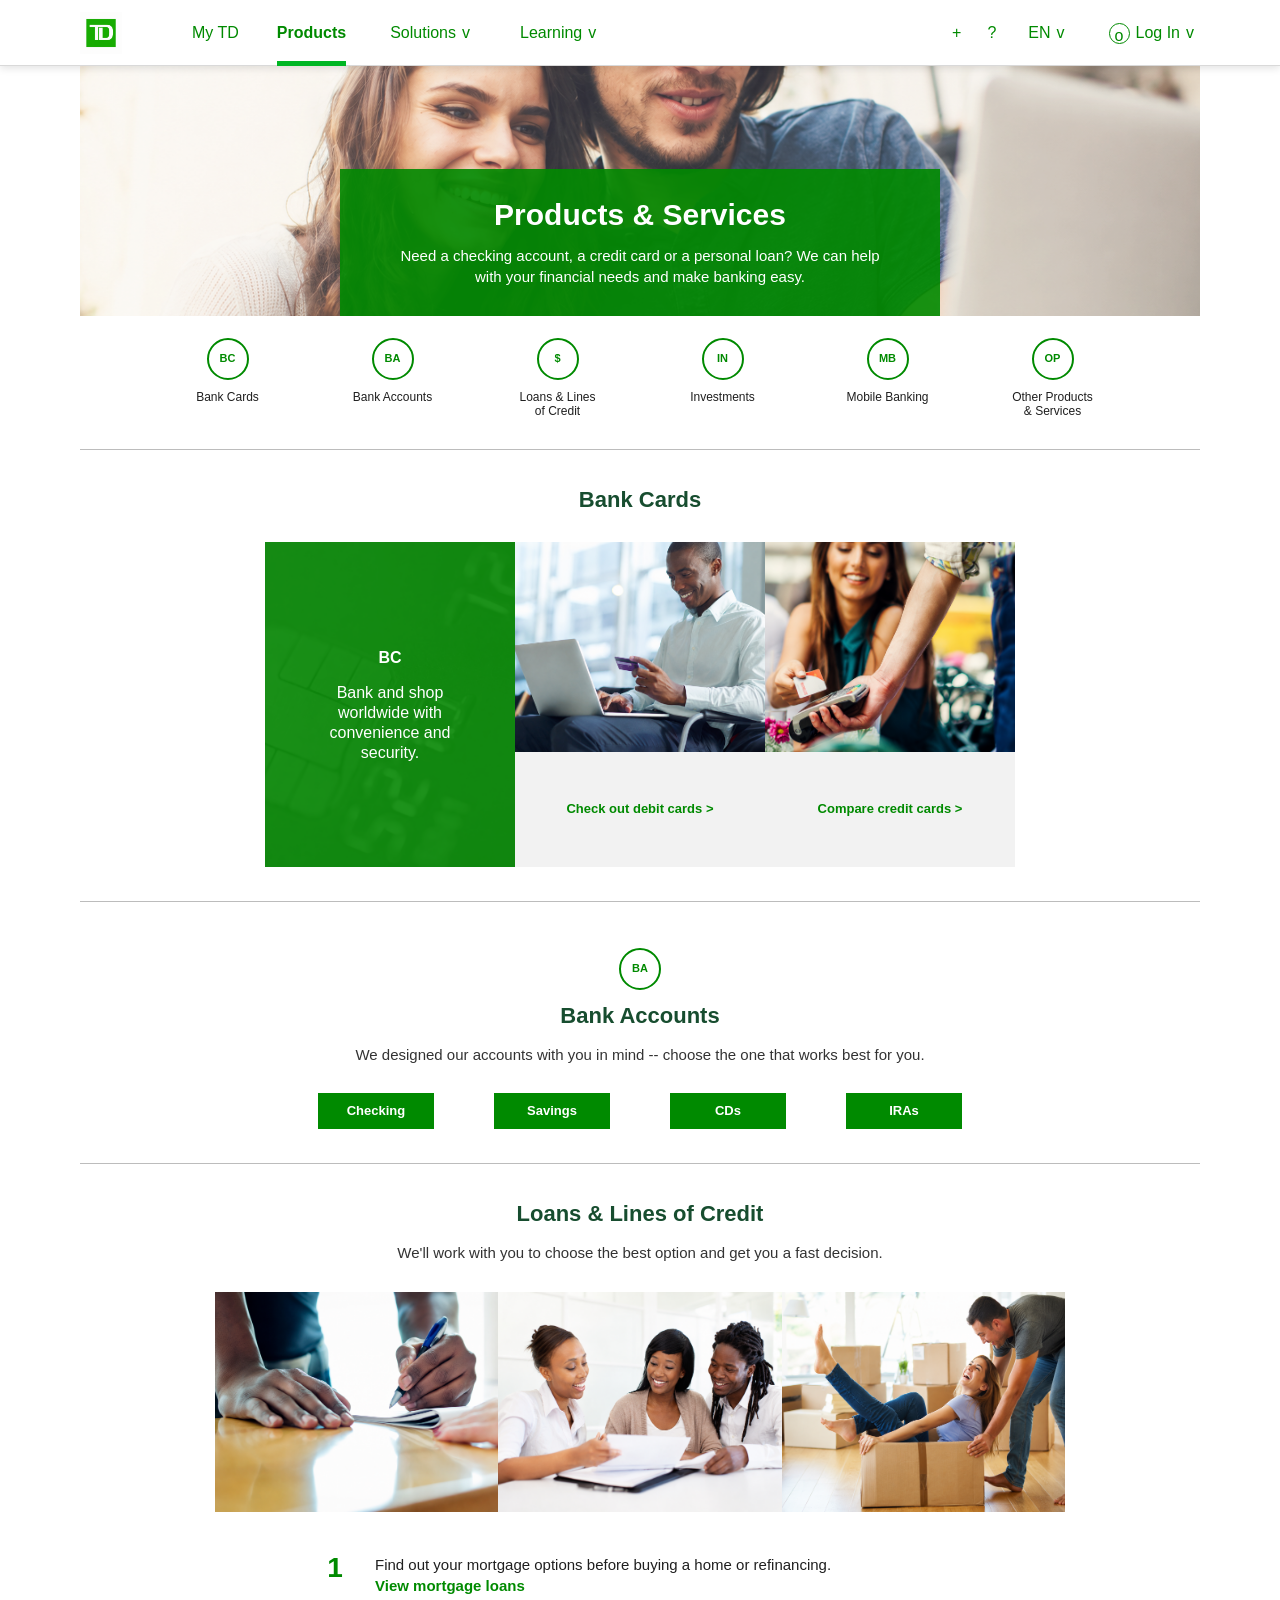
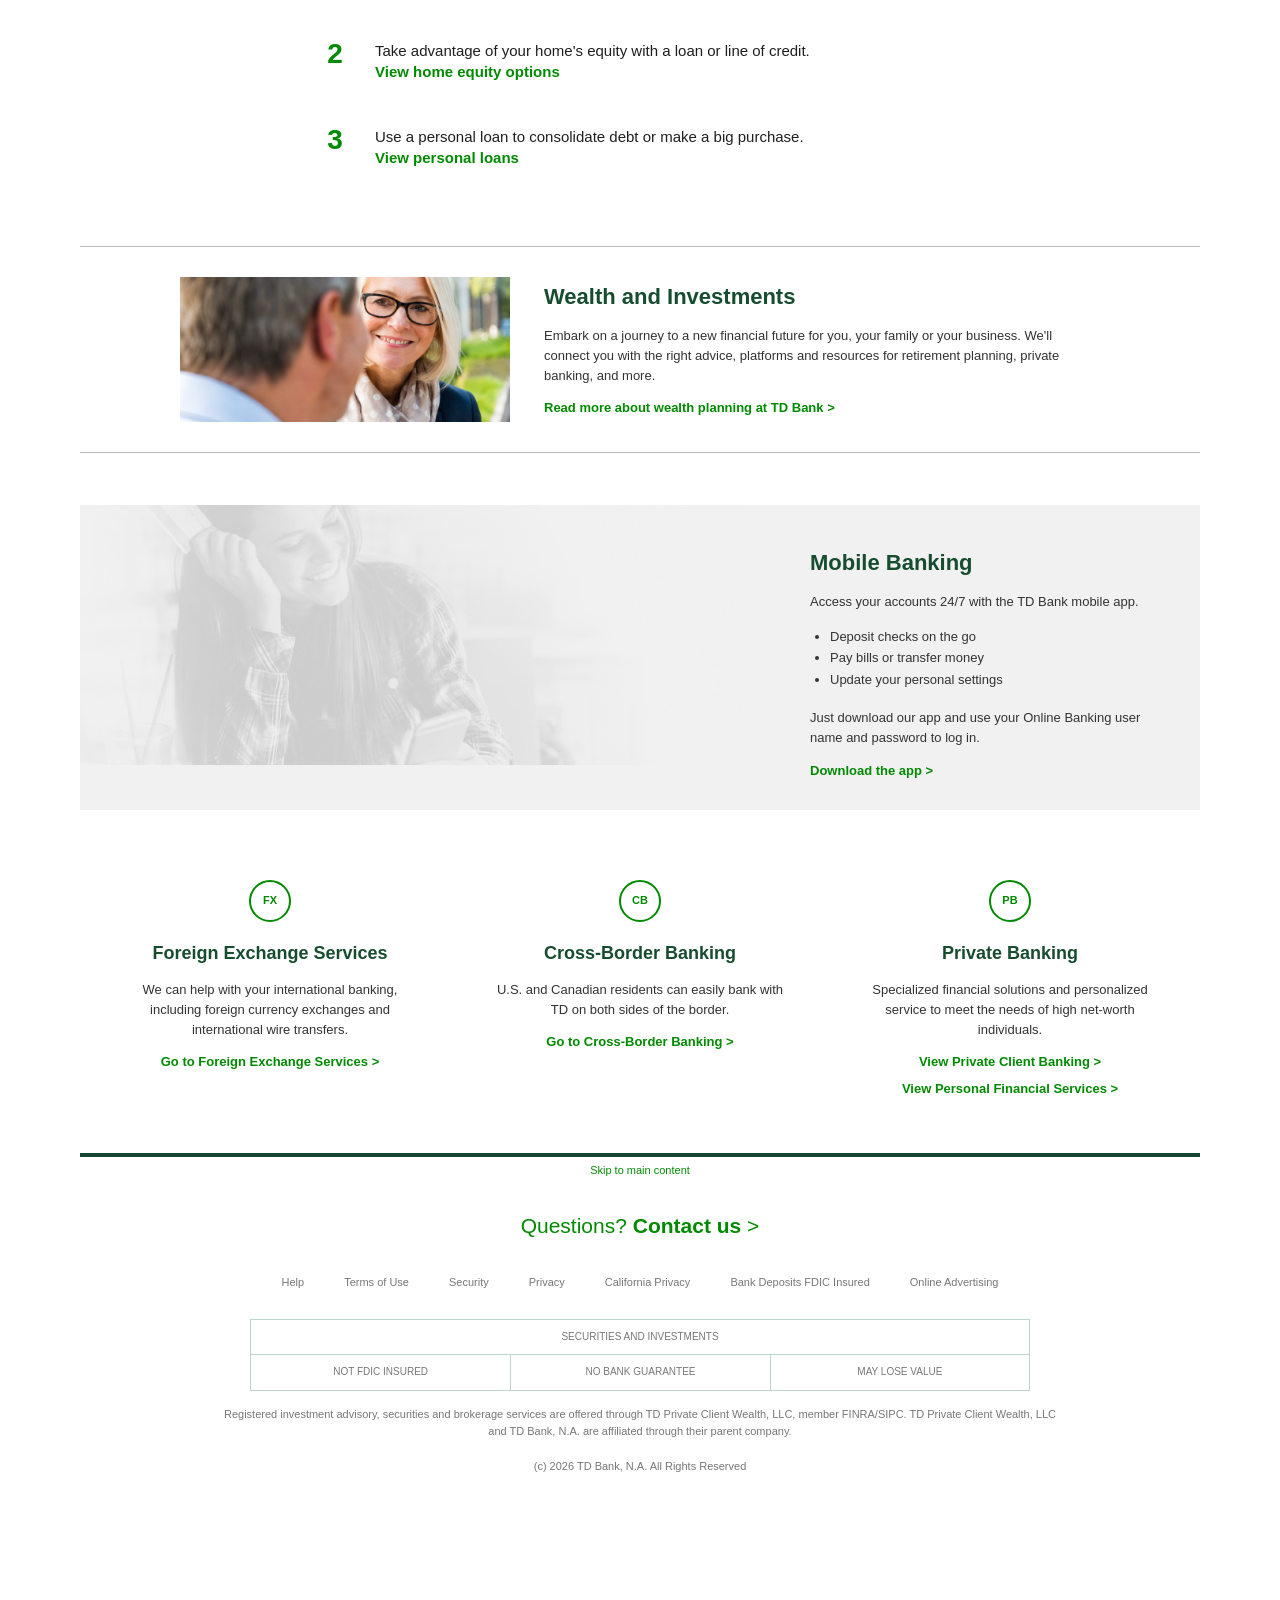
<file: product-services.html>
﻿<!doctype html>
<html lang="en">
  <head>
    <meta charset="utf-8">
    <meta name="viewport" content="width=device-width, initial-scale=1">
    <title>TD Bank Products and Services Visual Mockup</title>
    <link rel="icon" type="image/svg+xml" href="favicon.svg">
    <link rel="stylesheet" href="styles.css">
  </head>
  <body class="products-body">
    <header class="site-header product-site-header">
      <div class="shell header-inner">
        <a class="brand" href="index.html" aria-label="TD Bank home">
          <img class="logo" src="logo.png" alt="TD Bank">
        </a>

        <button class="hamburger" type="button" aria-label="Open menu">
          <span></span>
          <span></span>
          <span></span>
        </button>

        <nav class="main-nav" aria-label="Primary">
          <a href="index.html">My TD</a>
          <a class="active" href="product-services.html">Products</a>
          <div class="nav-menu">
            <button type="button">Solutions <span>v</span></button>
            <div class="dropdown wide-dropdown">
              <a href="#">Cross Border Banking</a>
              <a href="#">Tax Resource Center</a>
              <a href="#">Why Choose TD?</a>
              <a href="#">Retirement and Wealth Planning</a>
              <a href="#">Small Business Banking</a>
            </div>
          </div>
          <div class="nav-menu">
            <button type="button">Learning <span>v</span></button>
            <div class="dropdown learning-dropdown">
              <a href="#">Learning Center</a>
              <a href="#">Small Business Resource Center</a>
            </div>
          </div>
        </nav>

        <nav class="utility-nav" aria-label="Utility">
          <a href="#" aria-label="Locations">+</a>
          <a href="#" aria-label="Help">?</a>
          <div class="nav-menu compact">
            <button type="button">EN <span>v</span></button>
            <div class="dropdown dropdown-right language-dropdown">
              <a class="selected-language" href="#">In English <span>✓</span></a>
              <a href="#">En Español</a>
            </div>
          </div>
          <div class="nav-menu compact login-menu">
            <button type="button"><span class="user-icon">o</span> Log In <span>v</span></button>
            <div class="dropdown dropdown-right login-mega">
              <h2>Log In To Your Other Accounts</h2>
              <div class="login-mega-grid">
                <section>
                  <h3>Banking and Investing</h3>
                  <a href="#">Online Banking</a>
                  <a href="#">EasyWeb</a>
                  <a href="#">TD Wealth</a>
                  <a href="#">TD Private Client Wealth</a>
                </section>
                <section>
                  <h3>Cards</h3>
                  <a href="#">Credit Card</a>
                  <a href="#">Gift Card</a>
                  <a href="#">TD Commercial Plus Card</a>
                </section>
                <section>
                  <h3>Other</h3>
                  <a href="#">TD eTreasury</a>
                  <a href="#">TDFX</a>
                  <a href="#">TD Bank Trade</a>
                  <a href="#">Asset Based Lending</a>
                  <a href="#">TD Digital Express</a>
                </section>
              </div>
            </div>
          </div>
        </nav>
      </div>
    </header>

    <main class="products-page">
      <section class="products-hero shell" aria-label="Products and services">
        <img src="assets/product-01.png" alt="">
        <div class="products-hero-card">
          <h1>Products &amp; Services</h1>
          <p>Need a checking account, a credit card or a personal loan? We can help with your financial needs and make banking easy.</p>
        </div>
      </section>

      <nav class="product-categories shell" aria-label="Product categories">
        <a href="#bank-cards"><span>BC</span>Bank Cards</a>
        <a href="#bank-accounts"><span>BA</span>Bank Accounts</a>
        <a href="#loans"><span>$</span>Loans &amp; Lines<br>of Credit</a>
        <a href="#investments"><span>IN</span>Investments</a>
        <a href="#mobile"><span>MB</span>Mobile Banking</a>
        <a href="#other"><span>OP</span>Other Products<br>&amp; Services</a>
      </nav>

      <section id="bank-cards" class="product-section shell bank-cards-section">
        <h2>Bank Cards</h2>
        <div class="bank-card-grid">
          <div class="bank-card-green">
            <img src="assets/product-02.png" alt="">
            <div>
              <span class="mini-icon">BC</span>
              <p>Bank and shop worldwide with convenience and security.</p>
            </div>
          </div>
          <div class="bank-card-option">
            <img src="assets/product-03.png" alt="">
            <a href="#">Check out debit cards &gt;</a>
          </div>
          <div class="bank-card-option">
            <img src="assets/product-04.png" alt="">
            <a href="#">Compare credit cards &gt;</a>
          </div>
        </div>
      </section>

      <section id="bank-accounts" class="product-section shell accounts-section">
        <div class="section-icon">BA</div>
        <h2>Bank Accounts</h2>
        <p>We designed our accounts with you in mind -- choose the one that works best for you.</p>
        <div class="account-buttons">
          <a href="#">Checking</a>
          <a href="#">Savings</a>
          <a href="#">CDs</a>
          <a href="#">IRAs</a>
        </div>
      </section>

      <section id="loans" class="product-section shell loans-section">
        <h2>Loans &amp; Lines of Credit</h2>
        <p>We'll work with you to choose the best option and get you a fast decision.</p>
        <div class="loan-image-strip">
          <img src="assets/product-05.png" alt="">
          <img src="assets/product-06.png" alt="">
          <img src="assets/product-07.png" alt="">
        </div>
        <ol class="loan-list">
          <li><span>1</span><p>Find out your mortgage options before buying a home or refinancing.<br><a href="#">View mortgage loans</a></p></li>
          <li><span>2</span><p>Take advantage of your home's equity with a loan or line of credit.<br><a href="#">View home equity options</a></p></li>
          <li><span>3</span><p>Use a personal loan to consolidate debt or make a big purchase.<br><a href="#">View personal loans</a></p></li>
        </ol>
      </section>

      <section id="investments" class="product-section shell wealth-section">
        <img src="assets/product-08.png" alt="">
        <div>
          <h2>Wealth and Investments</h2>
          <p>Embark on a journey to a new financial future for you, your family or your business. We'll connect you with the right advice, platforms and resources for retirement planning, private banking, and more.</p>
          <a href="#">Read more about wealth planning at TD Bank &gt;</a>
        </div>
      </section>

      <section id="mobile" class="shell mobile-section">
        <img src="assets/product-09.png" alt="">
        <div>
          <h2>Mobile Banking</h2>
          <p>Access your accounts 24/7 with the TD Bank mobile app.</p>
          <ul>
            <li>Deposit checks on the go</li>
            <li>Pay bills or transfer money</li>
            <li>Update your personal settings</li>
          </ul>
          <p>Just download our app and use your Online Banking user name and password to log in.</p>
          <a href="#">Download the app &gt;</a>
        </div>
      </section>

      <section id="other" class="shell other-services">
        <article>
          <div class="section-icon">FX</div>
          <h2>Foreign Exchange Services</h2>
          <p>We can help with your international banking, including foreign currency exchanges and international wire transfers.</p>
          <a href="#">Go to Foreign Exchange Services &gt;</a>
        </article>
        <article>
          <div class="section-icon">CB</div>
          <h2>Cross-Border Banking</h2>
          <p>U.S. and Canadian residents can easily bank with TD on both sides of the border.</p>
          <a href="#">Go to Cross-Border Banking &gt;</a>
        </article>
        <article>
          <div class="section-icon">PB</div>
          <h2>Private Banking</h2>
          <p>Specialized financial solutions and personalized service to meet the needs of high net-worth individuals.</p>
          <a href="#">View Private Client Banking &gt;</a>
          <a href="#">View Personal Financial Services &gt;</a>
        </article>
      </section>
    </main>

    <footer class="footer products-footer">
      <a class="skip-link" href="#main">Skip to main content</a>
      <section class="contact-cta products-contact">
        <a href="#">Questions? <strong>Contact us</strong> &gt;</a>
      </section>
      <nav class="footer-links" aria-label="Footer">
        <a href="#">Help</a>
        <a href="#">Terms of Use</a>
        <a href="#">Security</a>
        <a href="#">Privacy</a>
        <a href="#">California Privacy</a>
        <a href="#">Bank Deposits FDIC Insured</a>
        <a href="#">Online Advertising</a>
      </nav>
      <div class="disclosure" role="table" aria-label="Investment disclosure">
        <div class="disclosure-title" role="row">SECURITIES AND INVESTMENTS</div>
        <div class="disclosure-row" role="row">
          <div role="cell">Not FDIC Insured</div>
          <div role="cell">No Bank Guarantee</div>
          <div role="cell">May Lose Value</div>
        </div>
      </div>
      <p class="legal">Registered investment advisory, securities and brokerage services are offered through TD Private Client Wealth, LLC, member FINRA/SIPC. TD Private Client Wealth, LLC and TD Bank, N.A. are affiliated through their parent company.</p>
      <p class="copyright">(c) 2026 TD Bank, N.A. All Rights Reserved</p>
    </footer>
    <div class="products-bottom-space" aria-hidden="true"></div>
  </body>
</html>
</file>
<file: styles.css>
:root {
  --dark-green: #154734;
  --green: #008a00;
  --active-green: #00b624;
  --green-deep: #006f2e;
  --light-green: #e8f5e9;
  --white: #ffffff;
  --light-gray: #f5f7f5;
  --border: #d9d9d9;
  --text: #1f1f1f;
  --muted: #555555;
  --orange: #f5a000;
  --charcoal: #303030;
}

* {
  box-sizing: border-box;
}

body {
  margin: 0;
  color: var(--text);
  font-family: Arial, "Helvetica Neue", Helvetica, sans-serif;
  font-size: 16px;
  font-weight: 400;
  line-height: 1.45;
  background: var(--white);
  min-width: 320px;
  min-height: 2200px;
}

a {
  color: inherit;
  text-decoration: none;
}

button,
input {
  font: inherit;
}

.shell {
  width: min(100%, 1120px);
  margin: 0 auto;
}

.fdic-bar {
  height: 28px;
  color: var(--white);
  background: var(--dark-green);
  font-size: 13px;
  line-height: 28px;
}

.fdic-content {
  display: flex;
  align-items: center;
  gap: 14px;
  height: 28px;
  padding: 0;
  font-style: italic;
}

.fdic-content strong {
  font-size: 15px;
  font-weight: 700;
  font-style: normal;
}

.site-header {
  position: relative;
  z-index: 10;
  height: 72px;
  background: var(--white);
  border-bottom: 1px solid var(--border);
  box-shadow: 0 2px 8px rgba(0, 0, 0, 0.12);
}

.header-inner {
  display: flex;
  align-items: center;
  height: 72px;
  padding: 0;
}

.brand {
  display: flex;
  align-items: center;
  gap: 12px;
  margin-right: 70px;
}

.logo {
  display: block;
  width: 42px;
  height: 42px;
  object-fit: contain;
}

.main-nav,
.utility-nav {
  display: flex;
  align-items: stretch;
  height: 72px;
}

.main-nav {
  gap: 38px;
}

.utility-nav {
  gap: 26px;
  margin-left: auto;
}

.utility-nav > a {
  font-size: 21px;
}

.main-nav > a,
.utility-nav > a,
.nav-menu > button,
.nav-menu > .nav-trigger {
  display: flex;
  align-items: center;
  height: 72px;
  border: 0;
  color: #008a00;
  background: transparent;
  font-size: 16px;
  font-weight: 400;
  cursor: default;
}

.main-nav > a:not(.active):hover {
  color: var(--green-deep);
}

.main-nav > a.active {
  position: relative;
  color: var(--green);
  font-weight: 600;
}

.main-nav > a.active::after,
.nav-menu.active-menu::after {
  position: absolute;
  right: 0;
  bottom: 0;
  left: 0;
  height: 5px;
  background: var(--active-green);
  content: "";
}

.nav-menu.active-menu > button {
  font-weight: 700;
}

.nav-menu {
  position: relative;
}

.nav-menu button span,
.nav-menu > .nav-trigger span {
  margin-left: 6px;
  color: var(--green);
}

.nav-menu:hover > button {
  position: relative;
  z-index: 3;
  padding: 0 20px;
  margin: 0 -20px;
  color: #333333;
  background: #ffffff;
  box-shadow: 0 8px 18px rgba(0, 0, 0, 0.22);
}

.login-menu:hover > button {
  padding: 0 22px;
  margin: 0 -22px;
}

.nav-menu:hover > button span {
  font-size: 0;
}

.nav-menu:hover > button span::after {
  content: "^";
  font-size: 20px;
}

.dropdown {
  position: absolute;
  top: 72px;
  left: -20px;
  min-width: 238px;
  padding: 22px 0;
  background: var(--white);
  border: 0;
  box-shadow: 0 8px 18px rgba(0, 0, 0, 0.25);
  opacity: 0;
  pointer-events: none;
  transform: translateY(0);
  transition: opacity 150ms ease, transform 150ms ease;
}

.dropdown-right {
  right: 0;
  left: auto;
}

.nav-menu:hover .dropdown,
.nav-menu:focus-within .dropdown {
  opacity: 1;
  pointer-events: auto;
}

.dropdown a {
  display: block;
  padding: 11px 36px;
  color: #3c3c3c;
  font-size: 21px;
}

.dropdown a:hover {
  color: var(--green-deep);
  background: var(--light-gray);
}

.user-icon {
  display: inline-grid;
  place-items: center;
  width: 21px;
  height: 21px;
  margin-right: 6px;
  border: 1px solid var(--green);
  border-radius: 50%;
  color: transparent;
}

.wide-dropdown {
  min-width: 374px;
}

.learning-dropdown {
  min-width: 372px;
}

.language-dropdown {
  width: 165px;
  min-width: 165px;
  padding: 18px 0;
}

.language-dropdown a {
  display: flex;
  align-items: center;
  justify-content: space-between;
  padding: 7px 20px;
  color: #333333;
  font-size: 20px;
  line-height: 1.35;
}

.language-dropdown .selected-language span {
  color: var(--green);
  font-size: 20px;
  font-weight: 700;
}

.login-mega {
  width: 865px;
  min-width: 865px;
  padding: 34px 36px 42px;
  color: #2d2d2d;
}

.login-mega h2 {
  margin: 0 0 26px;
  color: var(--green);
  font-size: 22px;
  font-weight: 700;
}

.login-mega-grid {
  display: grid;
  grid-template-columns: repeat(3, 1fr);
}

.login-mega-grid section {
  min-height: 330px;
  padding: 0 38px;
  border-left: 1px solid #cfcfcf;
}

.login-mega-grid section:first-child {
  padding-left: 0;
  border-left: 0;
}

.login-mega-grid h3 {
  margin: 0 0 28px;
  color: #222222;
  font-size: 21px;
  font-weight: 700;
}

.login-mega-grid a {
  padding: 0;
  margin: 0 0 30px;
  color: #3c3c3c;
  background: transparent;
  font-size: 21px;
  line-height: 1.25;
}

.login-mega-grid a:hover {
  color: var(--green);
  background: transparent;
}

.hamburger {
  display: none;
}

.hero {
  position: relative;
  width: min(100%, 1120px);
  min-height: 700px;
  margin: 0 auto;
  overflow: hidden;
}

.hero-bg,
.hero-scrim {
  position: absolute;
  inset: 0;
}

.hero-bg {
  background-image: url("assets/hero-banking.png");
  background-position: center top;
  background-size: 1000px auto;
  background-repeat: no-repeat;
}

.hero-scrim {
  background:
    linear-gradient(90deg, #fff 0, rgba(255, 255, 255, 0.96) 5%, rgba(255, 255, 255, 0.48) 30%, rgba(255, 255, 255, 0) 50%, #fff 100%),
    linear-gradient(180deg, rgba(255,255,255,0.76) 0, rgba(255,255,255,0.08) 19%, rgba(255,255,255,0) 68%, rgba(0,0,0,0.12) 100%);
}

.hero-layout {
  position: relative;
  z-index: 1;
  display: grid;
  grid-template-columns: 420px 1fr 420px;
  min-height: 700px;
  padding: 46px 0 102px;
}

.login-column {
  grid-column: 1;
  margin-left: 0;
}

h1 {
  margin: 0 0 32px;
  color: #174d2f;
  font-size: 30px;
  font-weight: 600;
  line-height: 1.2;
  white-space: nowrap;
}

.login-card {
  width: 360px;
  min-height: 408px;
  padding: 40px 38px 24px;
  background: rgba(255, 255, 255, 0.78);
  border: 1px solid #d0d0d0;
  box-shadow: none;
  backdrop-filter: blur(1px);
}

.login-card label {
  display: block;
  color: var(--muted);
  font-size: 13px;
}

.login-card input[type="text"],
.login-card input[type="password"] {
  width: 100%;
  height: 54px;
  margin-bottom: 30px;
  padding: 0 14px;
  border: 1px solid #888888;
  border-radius: 4px;
  color: #222;
  background: var(--white);
  font-size: 16px;
  font-weight: 400;
}

.login-card input::placeholder {
  color: #555555;
}

.password-wrap {
  position: relative;
}

.password-wrap input {
  padding-right: 44px;
}

.password-wrap button {
  position: absolute;
  top: 0;
  right: 0;
  width: 44px;
  height: 54px;
  border: 0;
  color: var(--green-deep);
  background: transparent;
  font-size: 13px;
  cursor: pointer;
  display: flex;
  align-items: center;
  justify-content: center;
}

.remember {
  display: flex !important;
  align-items: center;
  gap: 14px;
  margin: -8px 0 36px;
  color: #444444 !important;
  font-size: 18px !important;
  font-weight: 400;
}

.remember input {
  width: 22px;
  height: 22px;
  margin: 0;
  accent-color: var(--green);
}

.remember span {
  margin: 0 !important;
}

.login-button {
  display: block;
  width: 232px;
  height: 42px;
  margin: 0 auto 34px;
  border: 1px solid #d0d0d0;
  color: #b7b7b7;
  background: #f2f2f2;
  font-size: 16px;
  font-weight: 600;
  cursor: not-allowed;
}

.forgot-link {
  display: inline-block;
  color: var(--green);
  font-size: 16px;
  font-weight: 600;
}

.forgot-link span {
  display: inline;
  margin-left: 10px;
  font-size: 20px;
  line-height: 1;
}

.field-error {
  display: flex;
  align-items: flex-start;
  gap: 7px;
  margin: -22px 0 20px;
  color: #c00000;
  font-size: 14px;
  font-weight: 600;
  line-height: 1.4;
}

.field-error svg {
  flex-shrink: 0;
  margin-top: 1px;
}

.login-card input.input-error {
  border: 1.5px solid #c00000;
  border-bottom: 2px dashed #c00000;
}

.login-card input.input-error:focus {
  outline: none;
  box-shadow: none;
}

.login-button:not(:disabled) {
  color: #ffffff;
  background: #008a00;
  border-color: #008a00;
  cursor: pointer;
}

.login-button:not(:disabled):hover {
  background: #006f00;
  border-color: #006f00;
}

.quick-links {
  grid-column: 3;
  align-self: start;
  padding-top: 165px;
  padding-left: 110px;
}

.quick-links a {
  display: flex;
  justify-content: space-between;
  gap: 18px;
  padding: 10px 0;
  color: #008a00;
  border-bottom: 0;
  font-size: 18px;
  font-weight: 600;
  line-height: 1.8;
}

.quick-links a span {
  font-size: 22px;
  line-height: 0.8;
}

.quick-links > a:nth-child(3) {
  padding-bottom: 6px;
  border-bottom: 1px solid rgba(120, 120, 120, 0.38);
}

.security-link {
  display: grid;
  grid-template-columns: 26px 1fr;
  gap: 12px;
  padding-top: 24px;
}

.security-link p {
  margin: 0;
  color: #333333;
  font-size: 16px;
  font-weight: 400;
  line-height: 1.45;
}

.security-link a {
  display: inline;
  padding: 0;
  font-size: 17px;
  color: var(--green);
  font-weight: 600;
}

.lock {
  display: inline-grid;
  place-items: center;
  width: 20px;
  height: 20px;
  margin-top: 4px;
  margin-right: 0;
  color: transparent;
  border: 1px solid var(--green-deep);
  border-radius: 2px;
  vertical-align: -2px;
}

.promo {
  position: absolute;
  right: 0;
  bottom: 0;
  left: 0;
  z-index: 2;
  min-height: 68px;
  color: var(--white);
  background: transparent;
}

.promo-inner {
  display: flex;
  align-items: center;
  justify-content: center;
  gap: 32px;
  width: min(100%, 1110px);
  min-height: 68px;
  padding: 12px 90px;
  background: #4a4a4a;
}

.promo p {
  margin: 0;
  font-size: 18px;
  font-weight: 400;
  color: #ffffff;
  text-align: center;
}

.promo a {
  display: inline-flex;
  align-items: center;
  justify-content: center;
  min-width: 120px;
  height: 42px;
  color: #000000;
  background: var(--orange);
  font-size: 16px;
  font-weight: 600;
}

.contact-cta {
  border-top: 4px solid var(--dark-green);
  display: grid;
  place-items: center;
  min-height: 120px;
  font-size: 21px;
  font-weight: 400;
}

.contact-cta a {
  color: #008a00;
}

.contact-cta strong {
  color: var(--green);
  font-size: inherit;
  font-weight: 600;
}

.footer {
  max-width: 900px;
  margin: 0 auto;
  padding: 18px 24px 0;
  color: var(--muted);
  text-align: center;
}

.footer-links {
  display: flex;
  flex-wrap: wrap;
  justify-content: center;
  gap: 13px 40px;
  margin-bottom: 28px;
  font-size: 11px;
  font-weight: 400;
}

.footer-links a {
  color: #777777;
}

.disclosure {
  max-width: 780px;
  margin: 0 auto 15px;
  border: 1px solid #bfd6cf;
  color: #777777;
  font-size: 10px;
  font-weight: 400;
  text-transform: uppercase;
}

.disclosure-title {
  padding: 10px;
  border-bottom: 1px solid #bfd6cf;
}

.disclosure-row {
  display: grid;
  grid-template-columns: repeat(3, 1fr);
}

.disclosure-row div {
  padding: 10px 8px;
}

.disclosure-row div + div {
  border-left: 1px solid #bfd6cf;
}

.legal {
  max-width: 850px;
  margin: 0 auto 18px;
  color: #777777;
  font-size: 11px;
  font-weight: 400;
  line-height: 1.6;
}

.copyright {
  margin: 0;
  color: #777777;
  font-size: 11px;
  font-weight: 400;
}

.bottom-space {
  height: 420px;
}

.open-acct-divider {
  margin: 22px 0 18px;
  border: none;
  border-top: 1px solid #d8d8d8;
  position: relative;
}
.open-acct-divider::after {
  content: "New to TD Bank?";
  position: absolute;
  top: 50%;
  left: 50%;
  transform: translate(-50%, -50%);
  background: rgba(255,255,255,0.92);
  padding: 0 10px;
  font-size: 12px;
  color: #888;
  white-space: nowrap;
}
.open-acct-btn {
  display: flex;
  align-items: center;
  justify-content: center;
  width: 100%;
  height: 42px;
  border: 2px solid var(--green);
  border-radius: 3px;
  color: var(--green);
  background: transparent;
  font-size: 15px;
  font-weight: 700;
  letter-spacing: 0.01em;
  transition: background 0.15s, color 0.15s;
  margin-bottom: 4px;
}
.open-acct-btn:hover {
  background: var(--green);
  color: #ffffff;
  text-decoration: none;
}

.product-page {
  min-height: 700px;
  background: #f5f7f5;
}

.product-hero {
  padding: 54px 0 46px;
  color: #ffffff;
  background: linear-gradient(135deg, #154734 0%, #007000 100%);
}

.product-shell {
  padding: 0 8px;
}

.product-hero h1 {
  margin: 6px 0 10px;
  color: #ffffff;
  font-size: 42px;
}

.product-hero p {
  max-width: 760px;
  margin: 0;
  font-size: 19px;
  line-height: 1.45;
}

.eyebrow {
  width: fit-content;
  padding: 5px 9px;
  background: rgba(255, 255, 255, 0.18);
  border: 1px solid rgba(255, 255, 255, 0.38);
  font-size: 12px !important;
  font-weight: 700;
  letter-spacing: 0.08em;
  text-transform: uppercase;
}

.product-content {
  display: grid;
  grid-template-columns: 310px 1fr;
  gap: 28px;
  padding: 34px 8px 70px;
}

.product-sidebar,
.service-panel {
  background: #ffffff;
  border: 1px solid #d9d9d9;
}

.product-sidebar {
  padding: 24px 0;
}

.product-sidebar h2 {
  margin: 0 24px 18px;
  color: #154734;
  font-size: 24px;
}

.product-sidebar a {
  display: block;
  padding: 14px 24px;
  color: #333333;
  border-left: 5px solid transparent;
  font-size: 16px;
}

.product-sidebar a.selected {
  color: #007000;
  background: #e8f5e9;
  border-left-color: #39d342;
  font-weight: 700;
}

.service-panel {
  padding: 34px;
}

.service-intro h2 {
  margin: 0 0 8px;
  color: #154734;
  font-size: 30px;
}

.service-intro p {
  max-width: 780px;
  margin: 0 0 28px;
  color: #555555;
  font-size: 16px;
  line-height: 1.55;
}

.service-grid {
  display: grid;
  grid-template-columns: repeat(2, minmax(0, 1fr));
  gap: 18px;
}

.service-grid article {
  min-height: 190px;
  padding: 24px;
  border: 1px solid #d9d9d9;
  background: #ffffff;
}

.service-grid h3 {
  margin: 0 0 10px;
  color: #154734;
  font-size: 21px;
}

.service-grid p {
  margin: 0 0 22px;
  color: #555555;
  font-size: 15px;
  line-height: 1.5;
}

.service-grid a {
  color: #007000;
  font-weight: 700;
}

.product-footer {
  padding-bottom: 42px;
}

.products-body {
  min-height: 2600px;
  background: #ffffff;
}

.product-site-header {
  height: 66px;
}

.product-site-header .header-inner,
.product-site-header .main-nav,
.product-site-header .utility-nav,
.product-site-header .main-nav > a,
.product-site-header .utility-nav > a,
.product-site-header .nav-menu > button,
.product-site-header .nav-menu > .nav-trigger {
  height: 66px;
}

.product-site-header .logo {
  width: 42px;
  height: 42px;
}

.products-page {
  color: #1f1f1f;
  background: #ffffff;
  font-size: 13px;
}

.products-page .shell,
.products-footer {
  width: min(100%, 1120px);
}

.products-hero {
  position: relative;
  height: 250px;
  overflow: hidden;
  background: #eeeeee;
}

.products-hero img {
  width: 100%;
  height: 250px;
  object-fit: cover;
  object-position: center 40%;
  opacity: 0.82;
}

.products-hero-card {
  position: absolute;
  left: 50%;
  bottom: 0;
  width: 600px;
  min-height: 142px;
  padding: 28px 58px;
  color: #ffffff;
  text-align: center;
  background: rgba(0, 138, 0, 0.9);
  transform: translateX(-50%);
}

.products-hero-card h1 {
  margin: 0 0 12px;
  color: #ffffff;
  font-size: 30px;
  font-weight: 700;
  white-space: normal;
}

.products-hero-card p {
  margin: 0 auto;
  max-width: 480px;
  font-size: 15px;
  line-height: 1.45;
}

.product-categories {
  display: grid;
  grid-template-columns: repeat(6, 1fr);
  gap: 20px;
  padding: 22px 75px 30px;
  text-align: center;
  border-bottom: 1px solid #bcbcbc;
}

.product-categories a {
  color: #1f1f1f;
  font-size: 12px;
  line-height: 1.2;
}

.product-categories span,
.section-icon {
  display: grid;
  place-items: center;
  width: 42px;
  height: 42px;
  margin: 0 auto 10px;
  color: var(--green);
  border: 2px solid var(--green);
  border-radius: 50%;
  font-size: 11px;
  font-weight: 700;
}

.product-section {
  padding: 34px 0;
  border-bottom: 1px solid #bcbcbc;
  text-align: center;
}

.product-section h2,
.other-services h2,
.mobile-section h2 {
  margin: 0 0 12px;
  color: #174d2f;
  font-size: 22px;
  font-weight: 600;
}

.bank-card-grid {
  display: grid;
  grid-template-columns: 250px 250px 250px;
  grid-template-rows: 210px 115px;
  width: 750px;
  margin: 26px auto 0;
  background: #f2f2f2;
}

.bank-card-green {
  position: relative;
  grid-row: span 2;
  overflow: hidden;
  color: #ffffff;
  background: var(--green);
}

.bank-card-green img {
  width: 100%;
  height: 100%;
  object-fit: cover;
  opacity: 0.38;
}

.bank-card-green div {
  position: absolute;
  inset: 0;
  display: grid;
  place-content: center;
  padding: 36px;
}

.mini-icon {
  display: block;
  margin-bottom: 14px;
  font-size: 16px;
  font-weight: 700;
}

.bank-card-green p {
  margin: 0;
  font-size: 16px;
  line-height: 1.25;
}

.bank-card-option {
  display: grid;
  grid-template-rows: 210px 115px;
}

.bank-card-option img {
  width: 100%;
  height: 210px;
  object-fit: cover;
}

.bank-card-option a {
  display: grid;
  place-items: center;
  color: var(--green);
  font-size: 13px;
  font-weight: 700;
}

.accounts-section {
  padding-top: 46px;
}

.accounts-section p,
.loans-section > p {
  margin: 0 auto 28px;
  color: #333333;
  font-size: 15px;
}

.account-buttons {
  display: flex;
  justify-content: center;
  gap: 60px;
  margin-top: 24px;
}

.account-buttons a {
  display: grid;
  place-items: center;
  width: 116px;
  height: 36px;
  color: #ffffff;
  background: var(--green);
  font-weight: 700;
}

.loan-image-strip {
  display: grid;
  grid-template-columns: repeat(3, 1fr);
  width: 850px;
  height: 220px;
  margin: 26px auto 42px;
  overflow: hidden;
}

.loan-image-strip img {
  width: 100%;
  height: 220px;
  object-fit: cover;
}

.loan-list {
  width: 650px;
  margin: 0 auto;
  padding: 0;
  list-style: none;
  text-align: left;
}

.loan-list li {
  display: grid;
  grid-template-columns: 40px 1fr;
  gap: 20px;
  margin-bottom: 44px;
}

.loan-list span {
  color: var(--green);
  font-size: 28px;
  font-weight: 700;
  line-height: 1;
  text-align: center;
}

.loan-list p {
  margin: 0;
  font-size: 15px;
  line-height: 1.4;
}

.loan-list a,
.wealth-section a,
.mobile-section a,
.other-services a {
  color: var(--green);
  font-weight: 700;
}

.wealth-section {
  display: grid;
  grid-template-columns: 330px 1fr;
  gap: 34px;
  align-items: center;
  padding: 30px 100px;
  text-align: left;
}

.wealth-section img {
  width: 330px;
  height: 145px;
  object-fit: cover;
}

.wealth-section p,
.mobile-section p,
.other-services p {
  color: #333333;
  font-size: 13px;
  line-height: 1.55;
}

.mobile-section {
  position: relative;
  display: grid;
  grid-template-columns: 1fr 440px;
  min-height: 260px;
  margin-top: 52px;
  overflow: hidden;
  background: #f1f1f1;
}

.mobile-section img {
  width: 100%;
  height: 260px;
  object-fit: cover;
  opacity: 0.42;
  filter: grayscale(100%);
}

.mobile-section div {
  padding: 42px 50px 30px;
}

.mobile-section ul {
  margin: 14px 0 18px;
  padding-left: 20px;
  color: #333333;
  line-height: 1.65;
}

.other-services {
  display: grid;
  grid-template-columns: repeat(3, 1fr);
  gap: 70px;
  padding: 70px 40px 54px;
  text-align: center;
}

.other-services article {
  min-width: 0;
}

.other-services .section-icon {
  margin-bottom: 18px;
}

.other-services h2 {
  font-size: 18px;
}

.other-services a {
  display: block;
  margin-top: 8px;
  font-size: 13px;
}

.products-footer {
  max-width: none;
  margin: 0 auto;
  padding-top: 0;
  border-top: 4px solid var(--dark-green);
}

.skip-link {
  display: block;
  padding: 6px 0 0;
  color: var(--green);
  text-align: center;
  font-size: 11px;
}

.products-contact {
  min-height: 96px;
  border-top: 0;
}

.products-bottom-space {
  height: 420px;
}

/* ── TABLET (≤ 900px) ── */
@media (max-width: 900px) {
  .fdic-content,
  .header-inner {
    padding-right: 18px;
    padding-left: 18px;
  }

  .site-header,
  .header-inner {
    height: 58px;
  }

  .main-nav,
  .utility-nav {
    display: none;
  }

  .brand {
    margin-right: 0;
  }

  .logo {
    width: 40px;
    height: 40px;
  }

  .hamburger {
    display: grid;
    gap: 5px;
    width: 42px;
    margin-left: auto;
    border: 0;
    background: transparent;
    padding: 0;
    cursor: pointer;
  }

  .hamburger span {
    height: 2px;
    background: var(--dark-green);
  }

  /* Mobile nav drawer */
  .mobile-nav-open .main-nav,
  .mobile-nav-open .utility-nav {
    display: flex;
    flex-direction: column;
    position: fixed;
    top: 58px;
    right: 0;
    bottom: 0;
    width: 280px;
    background: var(--white);
    border-left: 1px solid var(--border);
    box-shadow: -4px 0 20px rgba(0,0,0,0.18);
    overflow-y: auto;
    z-index: 999;
    padding: 16px 0;
    height: auto;
    gap: 0;
    animation: slideIn 0.2s ease;
  }
  .mobile-nav-open .utility-nav {
    top: auto;
    position: static;
    border-left: none;
    box-shadow: none;
    border-top: 1px solid var(--border);
    padding-top: 12px;
  }
  .mobile-nav-open .main-nav > a,
  .mobile-nav-open .utility-nav > a,
  .mobile-nav-open .nav-menu > button {
    height: auto;
    padding: 14px 22px;
    font-size: 15px;
    border-bottom: 1px solid #f0f0f0;
    width: 100%;
    text-align: left;
    justify-content: flex-start;
  }
  .mobile-nav-open .main-nav > a.active::after {
    display: none;
  }
  @keyframes slideIn {
    from { transform: translateX(100%); }
    to   { transform: translateX(0); }
  }
  .nav-overlay {
    display: none;
  }
  .mobile-nav-open .nav-overlay {
    display: block;
    position: fixed;
    inset: 58px 0 0 0;
    background: rgba(0,0,0,0.38);
    z-index: 998;
  }

  /* Hero */
  .hero {
    width: 100%;
    min-height: 0;
    padding-top: 220px;
    overflow: visible;
  }

  .hero-bg {
    bottom: auto;
    height: 260px;
    background-position: center top;
    background-size: cover;
  }

  .hero-scrim {
    height: 260px;
    background: linear-gradient(180deg, rgba(255,255,255,0) 50%, rgba(255,255,255,1) 100%);
  }

  .hero-layout {
    display: grid;
    grid-template-columns: 1fr 1fr;
    grid-template-rows: auto;
    min-height: 0;
    padding: 24px 18px 24px;
    background: var(--white);
    gap: 24px;
  }

  .login-column {
    grid-column: 1;
    margin-left: 0;
  }

  .quick-links {
    grid-column: 2;
    padding-top: 0;
    align-self: start;
  }

  h1 {
    margin-bottom: 16px;
    font-size: 22px;
  }

  .login-card {
    width: 100%;
    min-height: 0;
    padding: 24px 20px;
  }

  .login-card input[type="text"],
  .login-card input[type="password"] {
    height: 46px;
    margin-bottom: 18px;
    font-size: 15px;
  }

  .password-wrap button {
    height: 46px;
  }

  .remember {
    gap: 12px;
    margin: 0 0 22px;
    font-size: 14px !important;
  }

  .remember input {
    width: 18px;
    height: 18px;
  }

  .login-button {
    width: 100%;
    height: 46px;
    margin-bottom: 20px;
    font-size: 15px;
  }

  .forgot-link,
  .quick-links a,
  .security-link a,
  .security-link p {
    font-size: 14px;
  }

  .security-link {
    grid-template-columns: 20px 1fr;
  }

  .lock {
    width: 15px;
    height: 15px;
  }

  .promo {
    position: static;
  }

  .promo-inner {
    flex-direction: column;
    gap: 14px;
    width: 100%;
    min-height: 0;
    padding: 22px 18px;
  }

  .promo p {
    font-size: 16px;
  }

  .promo a {
    min-width: 116px;
    height: 38px;
    font-size: 14px;
  }

  .contact-cta {
    min-height: 100px;
    font-size: 16px;
  }

  .footer-links {
    display: flex;
    flex-wrap: wrap;
    justify-content: center;
    gap: 10px 22px;
  }

  .disclosure-row {
    grid-template-columns: 1fr;
  }

  .disclosure-row div + div {
    border-top: 1px solid #7b8e82;
    border-left: 0;
  }

  .bottom-space {
    height: 120px;
  }

  .product-hero,
  .product-shell,
  .product-content {
    padding-right: 18px;
    padding-left: 18px;
  }

  .product-content {
    grid-template-columns: 1fr;
  }

  .service-grid {
    grid-template-columns: 1fr;
  }

  /* Products page tablet */
  .bank-card-grid {
    width: 100%;
    grid-template-columns: 1fr 1fr;
  }

  .loan-image-strip {
    width: 100%;
  }

  .wealth-section {
    grid-template-columns: 1fr;
    padding: 30px 18px;
  }

  .wealth-section img {
    width: 100%;
    height: 180px;
  }

  .other-services {
    grid-template-columns: 1fr 1fr;
    gap: 32px;
    padding: 40px 18px;
  }
}

/* ── MOBILE (≤ 600px) ── */
@media (max-width: 600px) {
  body { font-size: 14px; }

  .fdic-bar { display: none; }

  .site-header,
  .header-inner { height: 54px; }

  .logo { width: 36px; height: 36px; }

  /* Full-screen mobile nav */
  .mobile-nav-open .main-nav {
    width: 100%;
    border-left: none;
  }

  .hero {
    padding-top: 180px;
  }

  .hero-bg { height: 220px; }
  .hero-scrim { height: 220px; }

  /* Stack login + quick-links vertically */
  .hero-layout {
    grid-template-columns: 1fr;
    padding: 20px 14px;
    gap: 20px;
  }

  .login-column,
  .quick-links {
    grid-column: 1;
  }

  .quick-links {
    padding-top: 8px;
    border-top: 1px solid var(--border);
  }

  h1 {
    font-size: 20px;
    margin-bottom: 14px;
    white-space: normal;
  }

  .login-card {
    padding: 20px 16px;
    backdrop-filter: none;
    background: rgba(255,255,255,0.96);
  }

  .login-card input[type="text"],
  .login-card input[type="password"] {
    height: 48px;
    font-size: 16px; /* prevents iOS zoom */
    margin-bottom: 16px;
  }

  .password-wrap button { height: 48px; }

  .login-button {
    height: 48px;
    font-size: 16px;
    margin-bottom: 18px;
  }

  .open-acct-btn {
    height: 46px;
    font-size: 15px;
  }

  .forgot-link { font-size: 14px; }

  .quick-links a {
    font-size: 14px;
    padding: 9px 0;
  }

  .security-link p,
  .security-link a { font-size: 13px; }

  .promo-inner { padding: 18px 14px; }
  .promo p { font-size: 14px; }

  .contact-cta { font-size: 14px; min-height: 80px; }

  .footer-links { gap: 9px 16px; font-size: 11px; }

  .bottom-space { height: 60px; }

  /* Products page mobile */
  .bank-card-grid {
    grid-template-columns: 1fr;
    grid-template-rows: auto;
    width: 100%;
  }

  .bank-card-green { grid-row: auto; }

  .product-categories {
    grid-template-columns: repeat(3, 1fr);
    padding: 16px 14px 20px;
    gap: 14px;
  }

  .loan-image-strip {
    grid-template-columns: 1fr;
    height: auto;
    width: 100%;
  }

  .loan-image-strip img { height: 160px; }

  .loan-list { width: 100%; }

  .mobile-section {
    grid-template-columns: 1fr;
  }

  .mobile-section img { display: none; }

  .mobile-section div { padding: 28px 18px; }

  .other-services {
    grid-template-columns: 1fr;
    gap: 24px;
    padding: 28px 14px;
  }

  .service-panel { padding: 20px 16px; }

  .service-grid { gap: 14px; }
}
</file>
